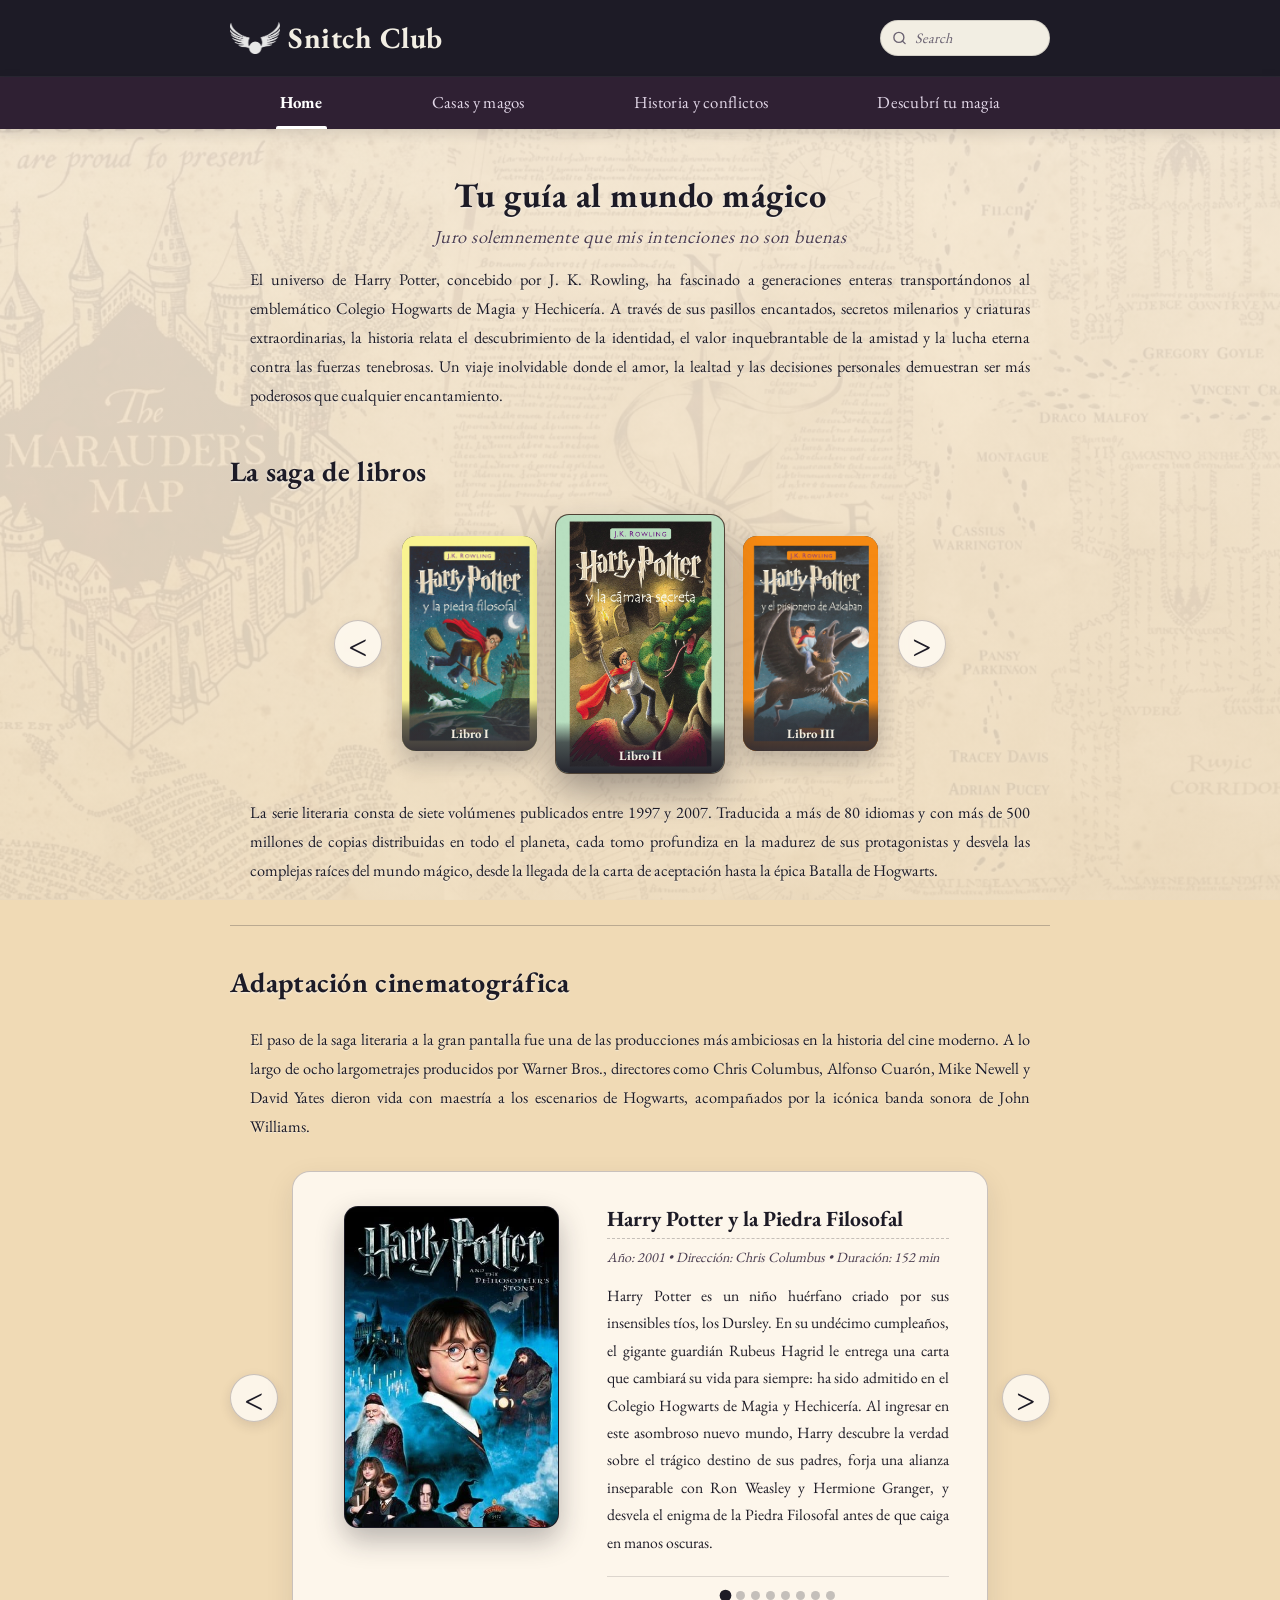
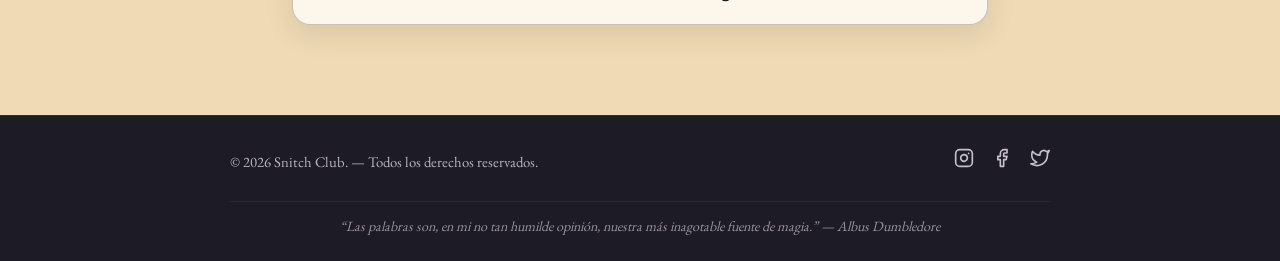
<file: HarryPotter/index.html>
<!doctype html>
<html lang="es">

<head>
    <meta charset="utf-8">
    <meta name="viewport" content="width=device-width, initial-scale=1">
    <title>Harry Potter y el Mundo Mágico</title>

    <!-- Google Fonts: Editorial Serif & Clean Sans -->
    <link rel="preconnect" href="https://fonts.googleapis.com">
    <link rel="preconnect" href="https://fonts.gstatic.com" crossorigin>
    <link
        href="https://fonts.googleapis.com/css2?family=Cinzel:wght@500;600;700&family=Playfair+Display:ital,wght@0,500;0,600;0,700;1,400;1,600&family=Plus+Jakarta+Sans:wght@400;500;600&display=swap"
        rel="stylesheet">

    <!-- Bootstrap 5 -->
    <link href="https://cdn.jsdelivr.net/npm/bootstrap@5.3.8/dist/css/bootstrap.min.css" rel="stylesheet"
        crossorigin="anonymous">

    <!-- Custom Wireframe Stylesheet -->
    <link rel="stylesheet" href="css/style.css">
</head>

<body>

    <!-- Header (Barra superior oscura con marca y buscador redondeado) -->
    <header class="wireframe-header">
        <div class="wireframe-header-inner">
            <a href="index.html" class="brand-name" title="Nombre web.">
                <img src="imgs/logo.png" alt="Snitch Club" width="50">
                <span>Snitch Club</span>
            </a>

            <div class="search-box-wrapper">
                <span class="search-icon">
                    <svg width="15" height="15" viewBox="0 0 24 24" fill="none" stroke="currentColor" stroke-width="2.2"
                        stroke-linecap="round" stroke-linejoin="round">
                        <circle cx="11" cy="11" r="8"></circle>
                        <line x1="21" y1="21" x2="16.65" y2="16.65"></line>
                    </svg>
                </span>
                <input type="search" class="search-input" id="searchInput" placeholder="Search"
                    aria-label="Buscar en la web">
            </div>
        </div>
    </header>

    <!-- Barra de Navegación (Segundo nivel con fondo berenjena oscuro y pestaña activa con subrayado) -->
    <nav class="wireframe-nav-bar" aria-label="Navegación principal">
        <div class="wireframe-nav-inner">
            <button class="nav-hamburger-btn" id="navHamburgerBtn" type="button" aria-label="Abrir menú de navegación"
                aria-expanded="false" aria-controls="navMenu">
                <span class="hamburger-title">Menú de Navegación</span>
                <span class="hamburger-icon" aria-hidden="true">
                    <span class="hamburger-bar"></span>
                    <span class="hamburger-bar"></span>
                    <span class="hamburger-bar"></span>
                </span>
            </button>

            <ul class="wireframe-nav-list" id="navMenu">
                <li class="wireframe-nav-item">
                    <a href="index.html" class="wireframe-nav-link active" aria-current="page">Home</a>
                </li>
                <li class="wireframe-nav-item">
                    <a href="html/casasymagos.html" class="wireframe-nav-link">Casas y magos</a>
                </li>
                <li class="wireframe-nav-item">
                    <a href="html/historiayconflictos.html" class="wireframe-nav-link">Historia y conflictos</a>
                </li>
                <li class="wireframe-nav-item">
                    <a href="html/descubritumagia.html" class="wireframe-nav-link">Descubrí tu magia</a>
                </li>
            </ul>
        </div>
    </nav>

    <!-- Contenido Principal con fondo pergamino -->
    <main class="wireframe-main-content">

        <!-- Sección: Introducción -->
        <section class="intro-section" aria-labelledby="intro-heading">
            <h1 class="intro-title" id="intro-heading">Tu guía al mundo mágico</h1>
            <h3 class="intro-subtitle">Juro solemnemente que mis intenciones no son buenas</h3>

            <p class="intro-paragraph">
                El universo de Harry Potter, concebido por J. K. Rowling, ha fascinado a generaciones enteras
                transportándonos al emblemático Colegio Hogwarts de Magia y Hechicería. A través de sus pasillos
                encantados, secretos milenarios y criaturas extraordinarias, la historia relata el descubrimiento de la
                identidad, el valor inquebrantable de la amistad y la lucha eterna contra las fuerzas tenebrosas. Un
                viaje inolvidable donde el amor, la lealtad y las decisiones personales demuestran ser más poderosos que
                cualquier encantamiento.
            </p>
        </section>

        <!-- Sección: La saga de libros -->
        <section class="books-section" aria-labelledby="books-heading">
            <h2 class="section-heading-books" id="books-heading">La saga de libros</h2>

            <!-- Carrusel de libros -->
            <div class="book-carousel-wrapper">
                <button class="carousel-nav-btn" id="bookPrevBtn" aria-label="Libro anterior"
                    title="Libro anterior">&#x3C;</button>

                <div class="books-display-row" id="booksRow">
                    <!-- Tarjeta lateral izquierda -->
                    <div class="book-card side-card" id="bookCardLeft" data-index="0"
                        title="Harry Potter y la Piedra Filosofal">
                        <img src="imgs/Harry Potter y la piedra filosofal.jpg" alt="Harry Potter y la Piedra Filosofal"
                            id="bookImgLeft">
                        <div class="book-card-badge" id="bookBadgeLeft">Libro I</div>
                    </div>

                    <!-- Tarjeta central destacada -->
                    <div class="book-card center-card" id="bookCardCenter" data-index="1"
                        title="Harry Potter y la Cámara Secreta">
                        <img src="imgs/Harry Potter y la camara de los secretos.jpg"
                            alt="Harry Potter y la Cámara Secreta" id="bookImgCenter">
                        <div class="book-card-badge" id="bookBadgeCenter">Libro II</div>
                    </div>

                    <!-- Tarjeta lateral derecha -->
                    <div class="book-card side-card" id="bookCardRight" data-index="2"
                        title="Harry Potter y el Prisionero de Azkaban">
                        <img src="imgs/Harry Potter y el prisionero de azkaban.jpg"
                            alt="Harry Potter y el Prisionero de Azkaban" id="bookImgRight">
                        <div class="book-card-badge" id="bookBadgeRight">Libro III</div>
                    </div>
                </div>

                <button class="carousel-nav-btn" id="bookNextBtn" aria-label="Siguiente libro"
                    title="Siguiente libro">&#x3E;</button>
            </div>

            <!-- Texto descriptivo de la saga de libros -->
            <p class="books-description-text">
                La serie literaria consta de siete volúmenes publicados entre 1997 y 2007. Traducida a más de 80 idiomas
                y con más de 500 millones de copias distribuidas en todo el planeta, cada tomo profundiza en la madurez
                de sus protagonistas y desvela las complejas raíces del mundo mágico, desde la llegada de la carta de
                aceptación hasta la épica Batalla de Hogwarts.
            </p>
        </section>

        <!-- Separador horizontal exactamente como en el wireframe -->
        <hr class="wireframe-divider">

        <!-- Sección: Adaptación Cinematográfica / Películas -->
        <section class="movies-section" aria-labelledby="movies-heading">
            <h2 class="section-heading-books" id="movies-heading">Adaptación cinematográfica</h2>
            <p class="movies-intro-text">
                El paso de la saga literaria a la gran pantalla fue una de las producciones más ambiciosas en la
                historia del cine moderno. A lo largo de ocho largometrajes producidos por Warner Bros., directores como
                Chris Columbus, Alfonso Cuarón, Mike Newell y David Yates dieron vida con maestría a los escenarios de
                Hogwarts, acompañados por la icónica banda sonora de John Williams.
            </p>

            <!-- Carrusel de películas con botones externos e internos para avanzar y retroceder -->
            <div class="movie-carousel-wrapper">
                <button class="carousel-nav-btn" id="movieOuterPrevBtn" aria-label="Película anterior"
                    title="Película anterior">&#x3C;</button>

                <!-- Tarjeta con bordes redondeados y dos columnas (Portada + Sinopsis) -->
                <div class="movie-showcase-box" id="movieBox">
                    <div class="movie-box-grid">
                        <!-- Columna izquierda: Portada de la película -->
                        <div class="movie-col-left">
                            <div class="movie-poster-card" id="moviePosterWrapper"
                                title="Clic para avanzar a la siguiente película">
                                <img src="imgs/hp1.webp" alt="Portada de la película" id="moviePosterImg">
                            </div>
                        </div>

                        <!-- Columna derecha: Sinopsis de la película -->
                        <div class="movie-col-right">
                            <div>
                                <h3 class="movie-title-header" id="movieTitle">Harry Potter y la Piedra Filosofal</h3>
                                <div class="movie-meta" id="movieMeta">Año: 2001 &bull; Dirección: Chris Columbus &bull;
                                    Duración: 152 min</div>
                                <div class="movie-synopsis-content" id="movieSynopsis">
                                    Harry Potter es un niño huérfano criado por sus insensibles tíos, los Dursley. En su
                                    undécimo cumpleaños, el gigante guardián Rubeus Hagrid le entrega una carta que
                                    cambiará su vida para siempre: ha sido admitido en el Colegio Hogwarts de Magia y
                                    Hechicería. Al ingresar en este asombroso nuevo mundo, Harry descubre la verdad
                                    sobre el trágico destino de sus padres, forja una alianza inseparable con Ron
                                    Weasley y Hermione Granger, y desvela el enigma de la Piedra Filosofal antes de que
                                    caiga en manos oscuras.
                                </div>
                            </div>

                            <!-- Barra interactiva del carrusel de películas -->
                            <div class="movie-controls-bar">
                                <div class="movie-indicators" id="movieIndicators" aria-label="Selector de película">
                                    <!-- Generados dinámicamente -->
                                </div>
                            </div>
                        </div>
                    </div>
                </div>

                <button class="carousel-nav-btn" id="movieOuterNextBtn" aria-label="Siguiente película"
                    title="Siguiente película">&#x3E;</button>
            </div>

    </main>

    <!-- Footer a tono con la paleta oscura de la cabecera -->
    <footer class="wireframe-footer">
        <div class="wireframe-footer-inner">
            <p class="footer-copy">&copy; 2026 Snitch Club. &mdash;
                Todos los derechos reservados.
            </p>

            <ul class="footer-social-links" aria-label="Redes sociales">
                <li>
                    <a href="https://www.instagram.com/harrypotter/?hl=es" class="footer-social-link" title="Instagram"
                        aria-label="Instagram" target="_blank">
                        <svg width="20" height="20" viewBox="0 0 24 24" fill="none" stroke="currentColor"
                            stroke-width="2" stroke-linecap="round" stroke-linejoin="round">
                            <rect x="2" y="2" width="20" height="20" rx="5" ry="5"></rect>
                            <path d="M16 11.37A4 4 0 1 1 12.63 8 4 4 0 0 1 16 11.37z"></path>
                            <line x1="17.5" y1="6.5" x2="17.51" y2="6.5"></line>
                        </svg>
                    </a>
                </li>
                <li>
                    <a href="https://www.facebook.com/harrypotter/?locale=es_LA" class="footer-social-link"
                        title="Facebook" aria-label="Facebook" target="_blank">
                        <svg width="20" height="20" viewBox="0 0 24 24" fill="none" stroke="currentColor"
                            stroke-width="2" stroke-linecap="round" stroke-linejoin="round">
                            <path d="M18 2h-3a5 5 0 0 0-5 5v3H7v4h3v8h4v-8h3l1-4h-4V7a1 1 0 0 1 1-1h3z"></path>
                        </svg>
                    </a>
                </li>
                <li>
                    <a href="https://x.com/harrypotter" class="footer-social-link" title="X" aria-label="X"
                        target="_blank">
                        <svg width="20" height="20" viewBox="0 0 24 24" fill="none" stroke="currentColor"
                            stroke-width="2" stroke-linecap="round" stroke-linejoin="round">
                            <path
                                d="M23 3a10.9 10.9 0 0 1-3.14 1.53 4.48 4.48 0 0 0-7.86 3v1A10.66 10.66 0 0 1 3 4s-4 9 5 13a11.64 11.64 0 0 1-7 2c9 5 20 0 20-11.5a4.5 4.5 0 0 0-.08-.83A7.72 7.72 0 0 0 23 3z">
                            </path>
                        </svg>
                    </a>
                </li>
            </ul>

            <div class="footer-quote">
                &ldquo;Las palabras son, en mi no tan humilde opinión, nuestra más inagotable fuente de magia.&rdquo;
                &mdash; Albus Dumbledore
            </div>
        </div>
    </footer>

    <!-- Bootstrap Bundle -->
    <script src="https://cdn.jsdelivr.net/npm/bootstrap@5.3.8/dist/js/bootstrap.bundle.min.js"
        crossorigin="anonymous"></script>

    <!-- JavaScript Interactivo para Carruseles y Wireframe UX -->
    <script>
        // Datos de los 7 libros de la saga
        const booksData = [
            {
                title: "Harry Potter y la Piedra Filosofal",
                badge: "Libro I",
                year: "1997",
                img: "imgs/Harry Potter y la piedra filosofal.jpg"
            },
            {
                title: "Harry Potter y la Cámara Secreta",
                badge: "Libro II",
                year: "1998",
                img: "imgs/Harry Potter y la camara de los secretos.jpg"
            },
            {
                title: "Harry Potter y el Prisionero de Azkaban",
                badge: "Libro III",
                year: "1999",
                img: "imgs/Harry Potter y el prisionero de azkaban.jpg"
            },
            {
                title: "Harry Potter y el Cáliz de Fuego",
                badge: "Libro IV",
                year: "2000",
                img: "imgs/Harry Potter y el caliz de fuego.jpg"
            },
            {
                title: "Harry Potter y la Orden del Fénix",
                badge: "Libro V",
                year: "2003",
                img: "imgs/Harry Potter y la orden del fenix.jpg"
            },
            {
                title: "Harry Potter y el Misterio del Príncipe",
                badge: "Libro VI",
                year: "2005",
                img: "imgs/Harry Potter y el misterio del principe.jpg"
            },
            {
                title: "Harry Potter y las Reliquias de la Muerte",
                badge: "Libro VII",
                year: "2007",
                img: "imgs/Harry Potter y las reliquias de la muerte.jpg"
            }
        ];

        let currentBookCenterIndex = 1;

        function updateBookCarousel() {
            const total = booksData.length;
            const leftIdx = (currentBookCenterIndex - 1 + total) % total;
            const centerIdx = currentBookCenterIndex;
            const rightIdx = (currentBookCenterIndex + 1) % total;

            const cardLeft = document.getElementById("bookCardLeft");
            const cardCenter = document.getElementById("bookCardCenter");
            const cardRight = document.getElementById("bookCardRight");

            const imgLeft = document.getElementById("bookImgLeft");
            const badgeLeft = document.getElementById("bookBadgeLeft");
            const imgCenter = document.getElementById("bookImgCenter");
            const badgeCenter = document.getElementById("bookBadgeCenter");
            const imgRight = document.getElementById("bookImgRight");
            const badgeRight = document.getElementById("bookBadgeRight");

            if (cardLeft) {
                cardLeft.dataset.index = leftIdx;
                cardLeft.title = booksData[leftIdx].title;
            }
            if (cardCenter) {
                cardCenter.dataset.index = centerIdx;
                cardCenter.title = booksData[centerIdx].title;
            }
            if (cardRight) {
                cardRight.dataset.index = rightIdx;
                cardRight.title = booksData[rightIdx].title;
            }

            if (imgLeft) {
                imgLeft.src = booksData[leftIdx].img;
                imgLeft.alt = booksData[leftIdx].title;
                badgeLeft.textContent = booksData[leftIdx].badge;
            }
            if (imgCenter) {
                imgCenter.src = booksData[centerIdx].img;
                imgCenter.alt = booksData[centerIdx].title;
                badgeCenter.textContent = booksData[centerIdx].badge;
            }
            if (imgRight) {
                imgRight.src = booksData[rightIdx].img;
                imgRight.alt = booksData[rightIdx].title;
                badgeRight.textContent = booksData[rightIdx].badge;
            }
        }

        document.getElementById("bookPrevBtn")?.addEventListener("click", () => {
            currentBookCenterIndex = (currentBookCenterIndex - 1 + booksData.length) % booksData.length;
            updateBookCarousel();
        });

        document.getElementById("bookNextBtn")?.addEventListener("click", () => {
            currentBookCenterIndex = (currentBookCenterIndex + 1) % booksData.length;
            updateBookCarousel();
        });

        document.getElementById("bookCardLeft")?.addEventListener("click", () => {
            currentBookCenterIndex = (currentBookCenterIndex - 1 + booksData.length) % booksData.length;
            updateBookCarousel();
        });

        document.getElementById("bookCardRight")?.addEventListener("click", () => {
            currentBookCenterIndex = (currentBookCenterIndex + 1) % booksData.length;
            updateBookCarousel();
        });

        // Datos de las 8 películas de la saga con sus imágenes correspondientes (hp1 a hp8)
        const moviesData = [
            {
                title: "Harry Potter y la Piedra Filosofal",
                meta: "Película 1 de 8 • Año: 2001 • Dirección: Chris Columbus • Duración: 152 min",
                img: "imgs/hp1.webp",
                synopsis: "Harry Potter es un niño huérfano criado por sus insensibles tíos, los Dursley. En su undécimo cumpleaños, el gigante guardián Rubeus Hagrid le entrega una carta que cambiará su vida para siempre: ha sido admitido en el Colegio Hogwarts de Magia y Hechicería. Al ingresar en este asombroso nuevo mundo, Harry descubre la verdad sobre el trágico destino de sus padres, forja una alianza inseparable con Ron Weasley y Hermione Granger, y desvela el enigma de la Piedra Filosofal antes de que caiga en manos oscuras."
            },
            {
                title: "Harry Potter y la Cámara Secreta",
                meta: "Película 2 de 8 • Año: 2002 • Dirección: Chris Columbus • Duración: 161 min",
                img: "imgs/hp2.webp",
                synopsis: "En su segundo año escolar en Hogwarts, misteriosos ataques petrifican a varios alumnos hijos de muggles. Rumores ancestrales despiertan sobre el heredero de Salazar Slytherin y una temible cámara oculta bajo el castillo. Con la ayuda del diario encantado de Tom Riddle, Harry y sus amigos deberán descubrir la bestia que acecha en las sombras."
            },
            {
                title: "Harry Potter y el Prisionero de Azkaban",
                meta: "Película 3 de 8 • Año: 2004 • Dirección: Alfonso Cuarón • Duración: 142 min",
                img: "imgs/hp3.webp",
                synopsis: "El peligroso convicto Sirius Black escapa de la impenetrable prisión mágica de Azkaban, aparentemente tras el rastro de Harry. Mientras los aterradores Dementores custodian Hogwarts, Harry aprende a dominar el encantamiento Patronus con el profesor Lupin y descubre la verdad oculta sobre la traición que condenó a sus padres."
            },
            {
                title: "Harry Potter y el Cáliz de Fuego",
                meta: "Película 4 de 8 • Año: 2005 • Dirección: Mike Newell • Duración: 157 min",
                img: "imgs/hp4.webp",
                synopsis: "Hogwarts es la sede del legendario Torneo de los Tres Magos. Misteriosamente, el Cáliz de Fuego escoge a Harry como un inesperado cuarto competidor. Entre dragones feroces, pruebas acuáticas y un laberinto encantado, una conspiración en las sombras conduce al inevitable y temido renacimiento de Lord Voldemort."
            },
            {
                title: "Harry Potter y la Orden del Fénix",
                meta: "Película 5 de 8 • Año: 2007 • Dirección: David Yates • Duración: 138 min",
                img: "imgs/hp5.webp",
                synopsis: "Con el Ministerio de Magia negando el regreso del Señor Tenebroso, Dolores Umbridge asume el control tiránico de Hogwarts. Harry, Ron y Hermione forman el 'Ejército de Dumbledore' para enseñar a sus compañeros a defenderse, culminando en un duelo desgarrador en el Departamento de Misterios."
            },
            {
                title: "Harry Potter y el Misterio del Príncipe",
                meta: "Película 6 de 8 • Año: 2009 • Dirección: David Yates • Duración: 153 min",
                img: "imgs/hp6.webp",
                synopsis: "Dumbledore prepara a Harry para la batalla definitiva explorando los recuerdos más oscuros de la juventud de Voldemort y el secreto de los Horrocruxes. Con un misterioso libro de pociones perteneciente al Príncipe Mestizo, Harry desentraña los secretos que culminarán en una dolorosa pérdida para el mundo mágico."
            },
            {
                title: "Harry Potter y las Reliquias de la Muerte: Parte 1",
                meta: "Película 7 de 8 • Año: 2010 • Dirección: David Yates • Duración: 146 min",
                img: "imgs/hp7.webp",
                synopsis: "En la clandestinidad y fuera de la protección de Hogwarts, Harry, Hermione y Ron emprenden la peligrosa misión de localizar y destruir los Horrocruxes que sostienen la inmortalidad de Voldemort. Perseguidos por carroñeros y mortífagos, descubren la milenaria leyenda de las tres Reliquias de la Muerte."
            },
            {
                title: "Harry Potter y las Reliquias de la Muerte: Parte 2",
                meta: "Película 8 de 8 • Año: 2011 • Dirección: David Yates • Duración: 130 min",
                img: "imgs/hp8.webp",
                synopsis: "En la apoteósica conclusión, la búsqueda de los últimos Horrocruxes conduce a los héroes de regreso a Hogwarts. Amigos, profesores y aliados se reúnen para librar la histórica Batalla de Hogwarts, donde Harry y Lord Voldemort se enfrentan en la batalla definitiva por el destino del mundo entero."
            }
        ];

        let currentMovieIndex = 0;

        function renderMovieIndicators() {
            const container = document.getElementById("movieIndicators");
            if (!container) return;
            container.innerHTML = "";
            moviesData.forEach((movie, idx) => {
                const dot = document.createElement("span");
                dot.className = `indicator-dot ${idx === currentMovieIndex ? 'active' : ''}`;
                dot.title = `Película ${idx + 1}: ${movie.title}`;
                dot.setAttribute("role", "button");
                dot.setAttribute("aria-label", `Ir a ${movie.title}`);
                dot.addEventListener("click", () => {
                    if (currentMovieIndex !== idx) {
                        currentMovieIndex = idx;
                        updateMovieShowcase();
                    }
                });
                container.appendChild(dot);
            });
        }

        function updateMovieShowcase() {
            const movie = moviesData[currentMovieIndex];
            const titleEl = document.getElementById("movieTitle");
            const metaEl = document.getElementById("movieMeta");
            const synEl = document.getElementById("movieSynopsis");
            const posterEl = document.getElementById("moviePosterImg");
            const counterEl = document.getElementById("movieCounter");

            if (titleEl) titleEl.textContent = movie.title;
            if (metaEl) metaEl.textContent = movie.meta;
            if (synEl) synEl.textContent = movie.synopsis;
            if (counterEl) counterEl.textContent = `${currentMovieIndex + 1} / ${moviesData.length}`;

            if (posterEl) {
                posterEl.classList.add("fade-out");
                setTimeout(() => {
                    posterEl.src = movie.img;
                    posterEl.alt = movie.title;
                    posterEl.classList.remove("fade-out");
                }, 180);
            }

            renderMovieIndicators();
        }

        function moviePrev() {
            currentMovieIndex = (currentMovieIndex - 1 + moviesData.length) % moviesData.length;
            updateMovieShowcase();
        }

        function movieNext() {
            currentMovieIndex = (currentMovieIndex + 1) % moviesData.length;
            updateMovieShowcase();
        }

        // Event listeners para avanzar y retroceder películas (botones externos y clic en portada)
        document.getElementById("movieOuterPrevBtn")?.addEventListener("click", moviePrev);
        document.getElementById("movieOuterNextBtn")?.addEventListener("click", movieNext);
        document.getElementById("moviePosterWrapper")?.addEventListener("click", movieNext);

        // Soporte para navegar con teclado (teclas flecha izquierda y derecha)
        document.addEventListener("keydown", (e) => {
            // Evitar interferir si el usuario está escribiendo en el buscador
            if (document.activeElement === document.getElementById("searchInput")) return;
            if (e.key === "ArrowLeft") {
                moviePrev();
            } else if (e.key === "ArrowRight") {
                movieNext();
            }
        });

        // Inicialización
        renderMovieIndicators();
        updateBookCarousel();

        // Búsqueda interactiva básica
        const searchInput = document.getElementById("searchInput");
        searchInput?.addEventListener("keydown", (e) => {
            if (e.key === "Enter") {
                const query = searchInput.value.trim().toLowerCase();
                if (query) {
                    alert(`Buscando "${query}" en el archivo del Mundo Mágico...`);
                }
            }
        });
    </script>
    <script src="js/nav.js"></script>
</body>

</html>
</file>
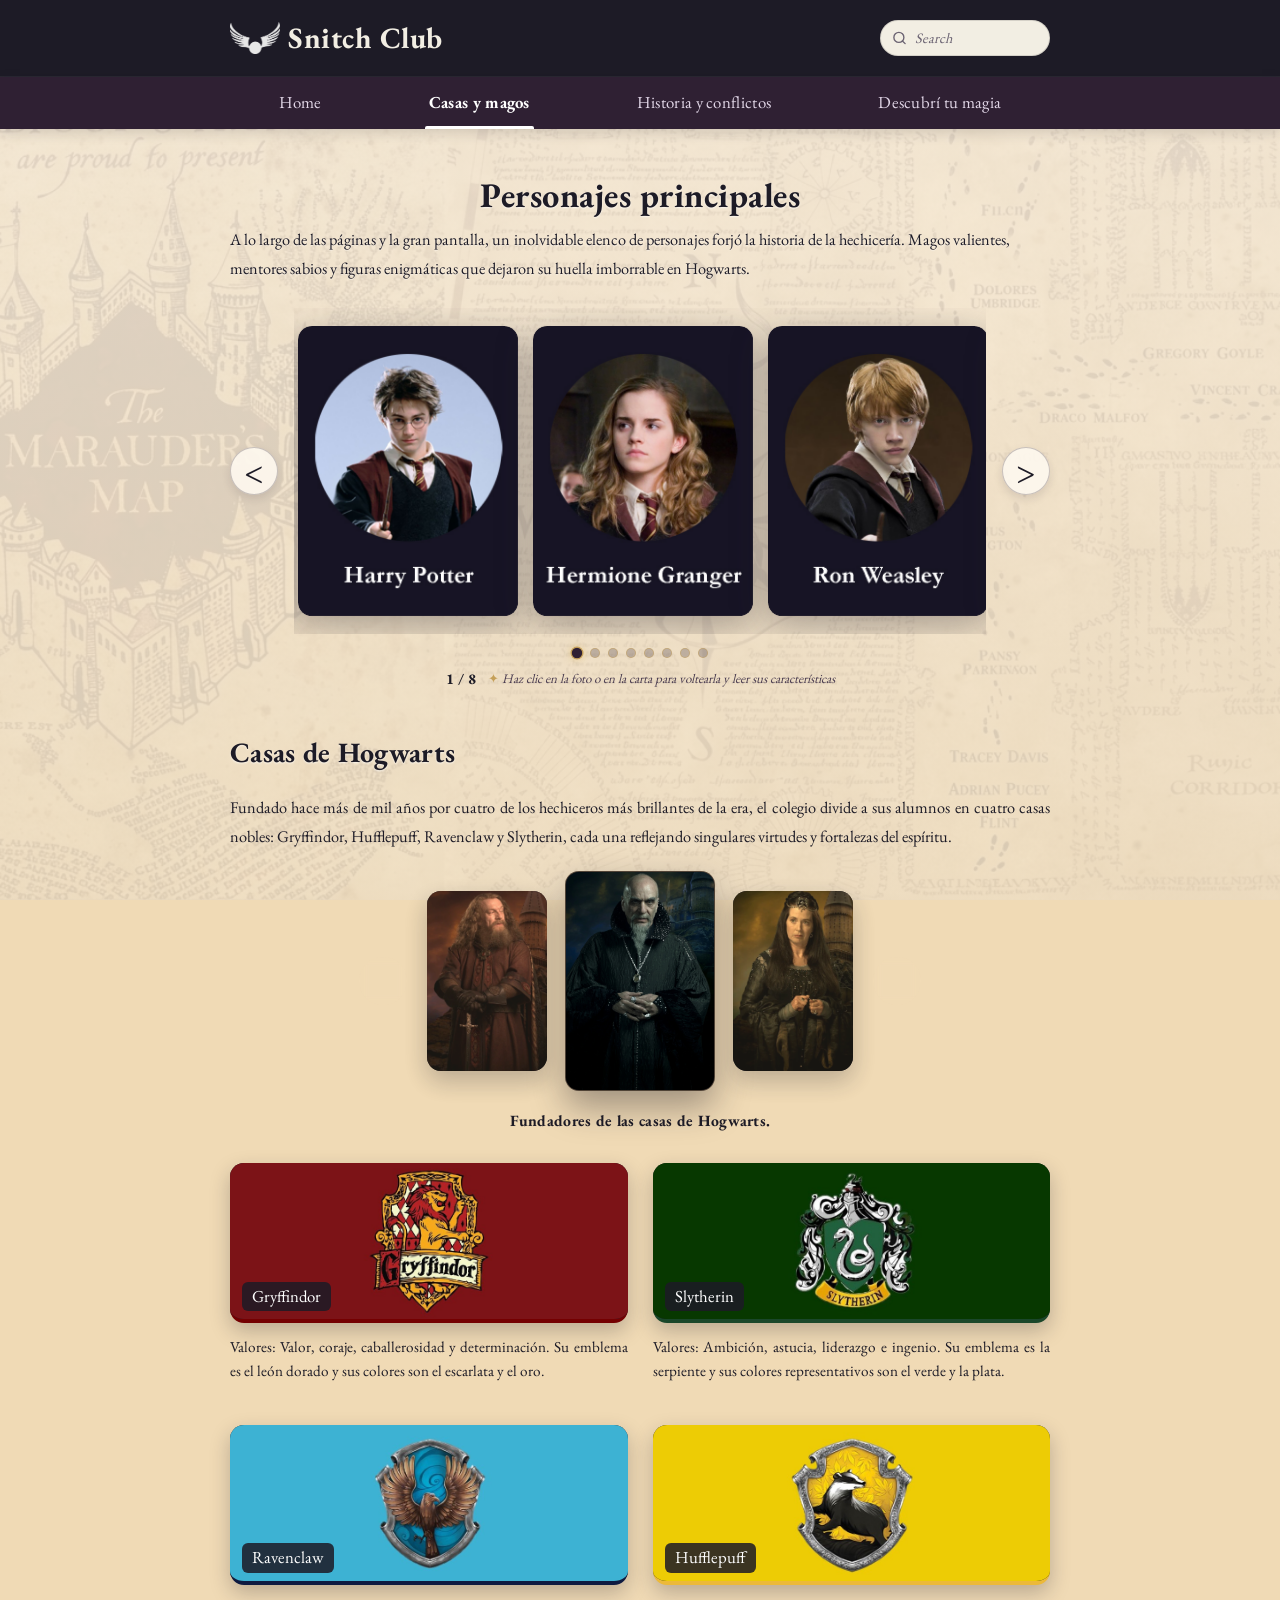
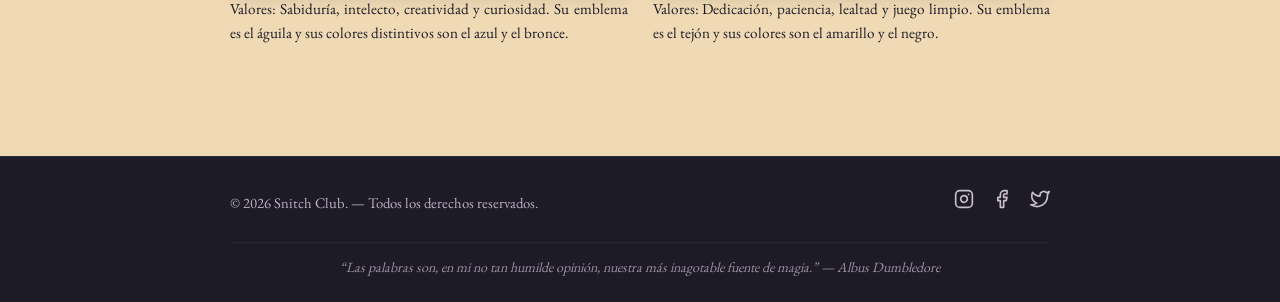
<file: HarryPotter/html/casasymagos.html>
<!doctype html>
<html lang="es">
<head>
    <meta charset="utf-8">
    <meta name="viewport" content="width=device-width, initial-scale=1">
    <title>Casas y magos</title>

    <link rel="preconnect" href="https://fonts.googleapis.com">
    <link rel="preconnect" href="https://fonts.gstatic.com" crossorigin>
    <link href="https://fonts.googleapis.com/css2?family=Cinzel:wght@500;600;700&family=Playfair+Display:ital,wght@0,500;0,600;0,700;1,400;1,600&family=Plus+Jakarta+Sans:wght@400;500;600&display=swap" rel="stylesheet">
    <link href="https://cdn.jsdelivr.net/npm/bootstrap@5.3.8/dist/css/bootstrap.min.css" rel="stylesheet" crossorigin="anonymous">
    <link rel="stylesheet" href="../css/style.css">

    <style>
        /* ==========================================================================
           Cromos de Ranas de Chocolate / Carrusel de Personajes
           ========================================================================== */
        .frog-carousel-section {
            margin: 25px 0 10px 0;
            display: flex;
            flex-direction: column;
            align-items: center;
        }

        .frog-carousel-container {
            display: flex;
            align-items: center;
            justify-content: center;
            gap: 16px;
            width: 100%;
            position: relative;
        }

        .frog-nav-btn {
            background-color: rgba(253, 248, 238, 0.92);
            border: 1px solid rgba(47, 32, 51, 0.25);
            font-family: var(--font-serif);
            font-size: 2.2rem;
            line-height: 1;
            color: var(--color-ink-dark);
            cursor: pointer;
            width: 48px;
            height: 48px;
            border-radius: 50%;
            transition: all 0.25s ease;
            user-select: none;
            display: flex;
            align-items: center;
            justify-content: center;
            flex-shrink: 0;
            box-shadow: 0 4px 10px rgba(29, 27, 38, 0.12);
        }

        .frog-nav-btn:hover {
            color: #DFBA6E;
            background-color: var(--color-nav-bg);
            border-color: var(--color-gold);
            transform: scale(1.12);
            box-shadow: 0 6px 15px rgba(29, 27, 38, 0.25);
        }

        .frog-nav-btn:active {
            transform: scale(0.94);
        }

        .frog-carousel-viewport {
            overflow: hidden;
            width: 100%;
            max-width: 698px;
            padding: 18px 4px;
            box-sizing: border-box;
            outline: none;
        }

        .frog-carousel-track {
            display: flex;
            gap: 15px;
            transition: transform 0.45s cubic-bezier(0.25, 1, 0.5, 1);
            will-change: transform;
            align-items: center;
        }

        /* Escena 3D de cada carta pentagonal */
        .frog-card-scene {
            flex: 0 0 220px;
            width: 220px;
            height: 290px;
            perspective: 1200px;
            filter: drop-shadow(0 10px 18px rgba(29, 27, 38, 0.35));
            transition: filter 0.35s ease, transform 0.35s ease;
            box-sizing: border-box;
        }

        .frog-card-scene:hover {
            filter: drop-shadow(0 14px 24px rgba(29, 27, 38, 0.48)) drop-shadow(0 0 10px rgba(223, 186, 110, 0.35));
        }

        /* Tarjeta volteable en 3D */
        .frog-card {
            position: relative;
            width: 100%;
            height: 100%;
            transform-style: preserve-3d;
            transition: transform 0.7s cubic-bezier(0.34, 1.25, 0.64, 1);
            cursor: pointer;
            outline: none;
            user-select: none;
        }

        .frog-card.is-flipped {
            transform: rotateY(180deg);
        }

        /* Caras de la carta (Forma pentagonal de rana de chocolate) */
        .frog-card-face {
            position: absolute;
            inset: 0;
            width: 100%;
            height: 100%;
            backface-visibility: hidden;
            -webkit-backface-visibility: hidden;
            clip-path: polygon(50% 0%, 100% 38%, 82% 100%, 18% 100%, 0% 38%);
            background: linear-gradient(145deg, #FFE89E 0%, #C5A059 35%, #7D5B18 70%, #DFBA6E 100%);
            padding: 4px;
            box-sizing: border-box;
        }

        .frog-card-inner-frame {
            width: 100%;
            height: 100%;
            clip-path: polygon(50% 0%, 100% 38%, 82% 100%, 18% 100%, 0% 38%);
            background: radial-gradient(circle at 50% 30%, #2A2238 0%, #171424 75%, #0F0D17 100%);
            display: flex;
            flex-direction: column;
            align-items: center;
            justify-content: flex-start;
            padding: 22px 14px 10px 14px;
            color: var(--color-ink-light);
            text-align: center;
            box-sizing: border-box;
            position: relative;
        }

        /* Cara Frontal (Foto del Personaje) */
        .frog-card-front {
            transform: rotateY(0deg) translateZ(1px);
        }

        .frog-card-top-ornament {
            display: flex;
            align-items: center;
            justify-content: center;
            gap: 5px;
            margin-bottom: 2px;
        }

        .frog-card-series {
            font-family: var(--font-serif);
            font-size: 0.58rem;
            letter-spacing: 1.2px;
            font-weight: 700;
            color: #DFBA6E;
            text-transform: uppercase;
        }

        .frog-star {
            color: #FFDF79;
            font-size: 0.58rem;
        }

        /* Foto dentro de la forma de carta */
        .frog-card-photo {
            width: 104px;
            height: 104px;
            border-radius: 50%;
            border: 3px solid #DFBA6E;
            box-shadow: inset 0 0 18px rgba(0, 0, 0, 0.75), 0 5px 14px rgba(0, 0, 0, 0.45);
            margin: 4px auto 6px auto;
            position: relative;
            overflow: hidden;
            background: linear-gradient(140deg, #372B47 0%, #1C1527 100%);
            display: flex;
            align-items: center;
            justify-content: center;
            cursor: pointer;
            transition: all 0.3s cubic-bezier(0.25, 1, 0.5, 1);
        }

        .frog-card:hover .frog-card-photo {
            border-color: #FFE699;
            transform: scale(1.05);
            box-shadow: inset 0 0 20px rgba(0, 0, 0, 0.8), 0 0 14px rgba(223, 186, 110, 0.5);
        }

        .frog-photo-art {
            width: 100%;
            height: 100%;
            display: flex;
            align-items: center;
            justify-content: center;
            color: #DFBA6E;
        }

        .frog-photo-art svg {
            width: 66px;
            height: 66px;
            filter: drop-shadow(0 2px 6px rgba(0, 0, 0, 0.6));
            transition: transform 0.3s ease;
        }

        .frog-card:hover .frog-photo-art svg {
            transform: scale(1.08);
        }

        .frog-card-photo img,
        .frog-photo-img {
            width: 100%;
            height: 100%;
            object-fit: cover;
            display: block;
            border-radius: 50%;
            transition: transform 0.35s ease;
        }

        .frog-card:hover .frog-card-photo img,
        .frog-card:hover .frog-photo-img {
            transform: scale(1.08);
        }

        .frog-card-direct-img {
            width: 100%;
            height: 100%;
            object-fit: cover;
            display: block;
            border-radius: 14px;
            transition: transform 0.35s ease;
        }

        .frog-card:hover .frog-card-direct-img {
            transform: scale(1.04);
        }

        .frog-photo-overlay {
            position: absolute;
            bottom: 0;
            left: 0;
            right: 0;
            background: linear-gradient(to top, rgba(15, 13, 23, 0.94) 0%, rgba(15, 13, 23, 0) 100%);
            padding: 4px 0 2px 0;
            display: flex;
            justify-content: center;
            align-items: center;
        }

        .frog-flip-hint {
            font-size: 0.54rem;
            color: #FFE699;
            font-weight: 600;
            letter-spacing: 0.4px;
            text-transform: uppercase;
        }

        .frog-character-name {
            font-family: var(--font-serif);
            font-size: 0.88rem;
            font-weight: 700;
            color: #FFFFFF;
            margin: 2px 0 3px 0;
            line-height: 1.15;
            letter-spacing: 0.3px;
            text-shadow: 0 2px 4px rgba(0, 0, 0, 0.6);
            white-space: nowrap;
            max-width: 90%;
            overflow: hidden;
            text-overflow: ellipsis;
        }

        .frog-house-badge {
            display: inline-block;
            font-size: 0.54rem;
            font-weight: 600;
            letter-spacing: 0.6px;
            text-transform: uppercase;
            padding: 1px 7px;
            border-radius: 12px;
            margin-bottom: 2px;
        }

        .frog-click-prompt {
            font-size: 0.54rem;
            color: #C5A059;
            letter-spacing: 0.3px;
            opacity: 0.9;
            transition: color 0.2s ease;
        }

        .frog-card:hover .frog-click-prompt {
            color: #FFE699;
        }

        /* Colores temáticos de casas */
        .house-gryffindor {
            background-color: rgba(116, 0, 1, 0.32);
            color: #F8B838;
            border: 1px solid rgba(248, 184, 56, 0.45);
        }

        .house-slytherin {
            background-color: rgba(26, 71, 42, 0.35);
            color: #74D892;
            border: 1px solid rgba(116, 216, 146, 0.45);
        }

        .house-ravenclaw {
            background-color: rgba(14, 26, 64, 0.38);
            color: #92B5F8;
            border: 1px solid rgba(146, 181, 248, 0.45);
        }

        .house-hufflepuff {
            background-color: rgba(236, 185, 57, 0.25);
            color: #FFDE7A;
            border: 1px solid rgba(255, 222, 122, 0.45);
        }

        /* Cara Trasera (Características y Datos del Personaje) */
        .frog-card-back {
            transform: rotateY(180deg) translateZ(1px);
            background: linear-gradient(145deg, #FFE89E 0%, #DFBA6E 35%, #8B651B 70%, #C5A059 100%);
        }

        .frog-card-inner-frame.back-frame {
            background: radial-gradient(circle at 50% 40%, #241D30 0%, #171322 75%, #0E0C15 100%);
            padding: 8px 6px 4px 6px;
            justify-content: space-between;
        }

        .frog-back-header {
            display: flex;
            align-items: center;
            justify-content: center;
            gap: 4px;
            margin-top: 1px;
        }

        .frog-character-name-back {
            font-family: var(--font-serif);
            font-size: 0.84rem;
            font-weight: 700;
            color: #FFDF79;
            margin: 0;
            line-height: 1.15;
            letter-spacing: 0.3px;
            white-space: nowrap;
            max-width: 92%;
            overflow: hidden;
            text-overflow: ellipsis;
        }

        .frog-character-title {
            font-size: 0.56rem;
            color: #DFBA6E;
            font-style: italic;
            margin: 0 0 1px 0;
            line-height: 1.15;
        }

        .frog-card-divider {
            width: 70%;
            height: 1px;
            background: linear-gradient(to right, transparent, rgba(223, 186, 110, 0.6), transparent);
            margin: 1px auto;
        }

        .frog-character-desc {
            font-size: 0.56rem;
            line-height: 1.3;
            color: #EAE3D2;
            text-align: center;
            
            padding: 0 4px;
            font-family: var(--font-sans);
            max-width: 195px;
        }

        .frog-character-traits {
            background: rgba(0, 0, 0, 0.4);
            border-radius: 6px;
            border: 1px solid rgba(197, 160, 89, 0.3);
            padding: 3px 6px;
            margin: 2px auto;
            font-size: 0.53rem;
            line-height: 1.25;
            text-align: left;
            width: 100%;
            max-width: 185px;
            box-sizing: border-box;
        }

        .frog-trait-item {
            color: #D3C9B8;
        }

        .frog-trait-item strong {
            color: #DFBA6E;
        }

        .frog-back-footer {
            margin-bottom: 2px;
        }

        .frog-flip-return-hint {
            font-size: 0.52rem;
            color: #DFBA6E;
            letter-spacing: 0.3px;
            text-transform: uppercase;
            font-weight: 600;
            opacity: 0.9;
        }

        .frog-card:hover .frog-flip-return-hint {
            color: #FFE699;
            text-decoration: underline;
        }

        /* Controles, Indicadores y Contador */
        .frog-carousel-controls {
            display: flex;
            flex-direction: column;
            align-items: center;
            gap: 10px;
            margin-top: 14px;
        }

        .frog-carousel-indicators {
            display: flex;
            align-items: center;
            justify-content: center;
            gap: 8px;
        }

        .frog-dot {
            width: 10px;
            height: 10px;
            border-radius: 50%;
            background-color: rgba(47, 32, 51, 0.25);
            border: 1px solid rgba(197, 160, 89, 0.5);
            cursor: pointer;
            padding: 0;
            transition: all 0.25s ease;
        }

        .frog-dot:hover {
            background-color: var(--color-gold);
            transform: scale(1.2);
        }

        .frog-dot.active {
            background-color: var(--color-nav-bg);
            border-color: var(--color-gold);
            transform: scale(1.3);
            box-shadow: 0 0 6px rgba(223, 186, 110, 0.6);
        }

        .frog-carousel-meta {
            display: flex;
            align-items: center;
            gap: 12px;
            font-size: 0.85rem;
            color: var(--color-ink-muted);
        }

        .frog-counter {
            font-weight: 700;
            color: var(--color-ink-dark);
            font-family: var(--font-serif);
            font-size: 0.95rem;
        }

        .frog-hint-text {
            font-size: 0.82rem;
            color: var(--color-ink-muted);
            font-style: italic;
        }

        .frog-hint-icon {
            color: var(--color-gold);
            font-style: normal;
        }

        /* Responsive */
        @media (max-width: 840px) {
            .frog-carousel-viewport {
                max-width: 465px; /* 2 cartas en tablets intermedias */
            }
        }

        @media (max-width: 600px) {
            .frog-carousel-viewport {
                max-width: 230px; /* 1 carta en móviles */
            }
            .frog-nav-btn {
                width: 42px;
                height: 42px;
                font-size: 1.8rem;
            }
            .frog-hint-text {
                font-size: 0.76rem;
                text-align: center;
            }
        }
        .houses-grid {
            display: grid;
            grid-template-columns: repeat(2, 1fr);
            gap: 25px;
            margin-top: 30px;
        }
        .house-item {
            display: flex;
            flex-direction: column;
            gap: 12px;
        }
        .house-card-box {
            background-color: var(--color-card-dark);
            border-radius: 14px;
            height: 160px;
            width: 100%;
            display: flex;
            align-items: center;
            justify-content: center;
            color: var(--color-ink-light);
            font-family: var(--font-serif);
            font-size: 1.25rem;
            box-shadow: 0 8px 20px rgba(29, 27, 38, 0.25);
        }
    </style>
</head>
<body>

    <!-- Header -->
    <header class="wireframe-header">
        <div class="wireframe-header-inner">
            <a href="../index.html" class="brand-name">
                 <img src="../imgs/logo.png" alt="Snitch Club" width="50">
                <span>Snitch Club</span>
            </a>
            <div class="search-box-wrapper">
                <span class="search-icon">
                    <svg width="15" height="15" viewBox="0 0 24 24" fill="none" stroke="currentColor" stroke-width="2.2" stroke-linecap="round" stroke-linejoin="round">
                        <circle cx="11" cy="11" r="8"></circle>
                        <line x1="21" y1="21" x2="16.65" y2="16.65"></line>
                    </svg>
                </span>
                <input type="search" class="search-input" placeholder="Search" aria-label="Buscar">
            </div>
        </div>
    </header>

    <!-- Barra de Navegación -->
    <nav class="wireframe-nav-bar" aria-label="Navegación principal">
        <div class="wireframe-nav-inner">
            <button class="nav-hamburger-btn" id="navHamburgerBtn" type="button" aria-label="Abrir menú de navegación" aria-expanded="false" aria-controls="navMenu">
                <span class="hamburger-title">Menú de Navegación</span>
                <span class="hamburger-icon" aria-hidden="true">
                    <span class="hamburger-bar"></span>
                    <span class="hamburger-bar"></span>
                    <span class="hamburger-bar"></span>
                </span>
            </button>

            <ul class="wireframe-nav-list" id="navMenu">
                <li class="wireframe-nav-item">
                    <a href="../index.html" class="wireframe-nav-link">Home</a>
                </li>
                <li class="wireframe-nav-item">
                    <a href="casasymagos.html" class="wireframe-nav-link active" aria-current="page">Casas y magos</a>
                </li>
                <li class="wireframe-nav-item">
                    <a href="historiayconflictos.html" class="wireframe-nav-link">Historia y conflictos</a>
                </li>
                <li class="wireframe-nav-item">
                    <a href="descubritumagia.html" class="wireframe-nav-link">Descubrí tu magia</a>
                </li>
            </ul>
        </div>
    </nav>

    <!-- Contenido -->
    <main class="wireframe-main-content">
        <!-- Personajes principales -->
        <section class="intro-section" style="text-align: center;">
            <h1 class="intro-title" style="text-align: center;">Personajes principales
                
            </h1>
            <p class="intro-paragraph" style="text-align: justify; margin: 0;">
                A lo largo de las páginas y la gran pantalla, un inolvidable elenco de personajes forjó la historia de la hechicería. Magos valientes, mentores sabios y figuras enigmáticas que dejaron su huella imborrable en Hogwarts.
            </p>

            <!-- Carrusel de figuras pentagonales (Cromos de Magos / Ranas de Chocolate) -->
            <div class="frog-carousel-section">
                <div class="frog-carousel-container" aria-label="Carrusel de personajes de Harry Potter">
                    <button class="frog-nav-btn" id="frogPrevBtn" type="button" aria-label="Personaje anterior" title="Personaje anterior">&#x3C;</button>
                    
                    <div class="frog-carousel-viewport" id="frogCarouselViewport" tabindex="0" aria-label="Visualizador de cartas de magos">
                        <div class="frog-carousel-track" id="frogCarouselTrack">
                            
                            <!-- Carta 1: Harry Potter -->
                            <div class="frog-card-scene" data-index="0">
                                <div class="frog-card" role="button" tabindex="0" aria-label="Carta de Harry Potter. Clic para voltear." aria-pressed="false">
                                    <div class="frog-card-face frog-card-front" style="padding: 0; background: none; clip-path: none; border-radius: 14px; overflow: hidden;" title="Clic para voltear">
                                        <img src="../imgs/harry.jpg" alt="Harry Potter" class="frog-card-direct-img">
                                    </div>
                                    <div class="frog-card-face frog-card-back">
                                        <div class="frog-card-inner-frame back-frame">
                                            <div class="frog-back-header">
                                                <span class="frog-star">✦</span>
                                                
                                                <span class="frog-star">✦</span>
                                            </div>
                                            <div class="frog-character-title">El Niño Que Vivió</div>
                                            <div class="frog-card-divider"></div>
                                            <p class="frog-character-desc">
                                                Valiente y de temple inquebrantable, célebre por sobrevivir dos veces a la maldición mortal de Voldemort. Destacado buscador de Quidditch, líder del Ejército de Dumbledore y portador de una lealtad heroica por sus amigos.
                                            </p>
                                            
                                            <div class="frog-back-footer">
                                                <span class="frog-flip-return-hint">↺ Clic para volver a la foto</span>
                                            </div>
                                        </div>
                                    </div>
                                </div>
                            </div>

                            <!-- Carta 2: Hermione Granger -->
                            <div class="frog-card-scene" data-index="1">
                                <div class="frog-card" role="button" tabindex="0" aria-label="Carta de Hermione Granger. Clic para voltear." aria-pressed="false">
                                    <div class="frog-card-face frog-card-front" style="padding: 0; background: none; clip-path: none; border-radius: 14px; overflow: hidden;" title="Clic para voltear">
                                        <img src="../imgs/hermionetarjeta.jpg" alt="Hermione Granger" class="frog-card-direct-img">
                                    </div>
                                    <div class="frog-card-face frog-card-back">
                                        <div class="frog-card-inner-frame back-frame">
                                            <div class="frog-back-header">
                                                <span class="frog-star">✦</span>
                                                
                                                <span class="frog-star">✦</span>
                                            </div>
                                            <div class="frog-character-title">La bruja más brillante de su era</div>
                                            <div class="frog-card-divider"></div>
                                            <p class="frog-character-desc">
                                                Poseedora de un intelecto colosal, disciplina férrea y profunda empatía. Su enciclopédico dominio de encantamientos complejos, pociones y lógica deductiva salvaron al trío en incontables situaciones límite.
                                            </p>
                                            
                                            <div class="frog-back-footer">
                                                <span class="frog-flip-return-hint">↺ Clic para volver a la foto</span>
                                            </div>
                                        </div>
                                    </div>
                                </div>
                            </div>

                            <!-- Carta 3: Ron Weasley -->
                            <div class="frog-card-scene" data-index="2">
                                <div class="frog-card" role="button" tabindex="0" aria-label="Carta de Ron Weasley. Clic para voltear." aria-pressed="false">
                                    <div class="frog-card-face frog-card-front" style="padding: 0; background: none; clip-path: none; border-radius: 14px; overflow: hidden;" title="Clic para voltear">
                                        <img src="../imgs/rontarjeta.jpg" alt="Ron Weasley" class="frog-card-direct-img">
                                    </div>
                                    <div class="frog-card-face frog-card-back">
                                        <div class="frog-card-inner-frame back-frame">
                                            <div class="frog-back-header">
                                                <span class="frog-star">✦</span>
                                                
                                                <span class="frog-star">✦</span>
                                            </div>
                                            <div class="frog-character-title">Valiente estratega y Guardián</div>
                                            <div class="frog-card-divider"></div>
                                            <p class="frog-character-desc">
                                                Amigo incondicional de noble corazón y gran lealtad. Extraordinario estratega en el ajedrez mágico de magos, dotado de un gran humor y un coraje heroico que le permitió superar sus miedos para vencer a la oscuridad.
                                            </p>
                                            
                                            <div class="frog-back-footer">
                                                <span class="frog-flip-return-hint">↺ Clic para volver a la foto</span>
                                            </div>
                                        </div>
                                    </div>
                                </div>
                            </div>

                            <!-- Carta 4: Albus Dumbledore -->
                            <div class="frog-card-scene" data-index="3">
                                <div class="frog-card" role="button" tabindex="0" aria-label="Carta de Albus Dumbledore. Clic para voltear." aria-pressed="false">
                                    <div class="frog-card-face frog-card-front" style="padding: 0; background: none; clip-path: none; border-radius: 14px; overflow: hidden;" title="Clic para voltear">
                                        <img src="../imgs/dumbledoretarjeta.jpg" alt="Albus Dumbledore" class="frog-card-direct-img">
                                    </div>
                                    <div class="frog-card-face frog-card-back">
                                        <div class="frog-card-inner-frame back-frame">
                                            <div class="frog-back-header">
                                                <span class="frog-star">✦</span>
                                                
                                                <span class="frog-star">✦</span>
                                            </div>
                                            <div class="frog-character-title">Director & Gran Hechicero</div>
                                            <div class="frog-card-divider"></div>
                                            <p class="frog-character-desc">
                                                Considerado el mago más sabio y poderoso del mundo moderno. Vencedor del mago tenebroso Grindelwald en 1945, descubridor de los doce usos de la sangre de dragón y fundador de la Orden del Fénix.
                                            </p>
                                           
                                            <div class="frog-back-footer">
                                                <span class="frog-flip-return-hint">↺ Clic para volver a la foto</span>
                                            </div>
                                        </div>
                                    </div>
                                </div>
                            </div>

                            <!-- Carta 5: Severus Snape -->
                            <div class="frog-card-scene" data-index="4">
                                <div class="frog-card" role="button" tabindex="0" aria-label="Carta de Severus Snape. Clic para voltear." aria-pressed="false">
                                    <div class="frog-card-face frog-card-front" style="padding: 0; background: none; clip-path: none; border-radius: 14px; overflow: hidden;" title="Clic para voltear">
                                        <img src="../imgs/snapetarjeta.jpg" alt="Severus Snape" class="frog-card-direct-img">
                                    </div>
                                    <div class="frog-card-face frog-card-back">
                                        <div class="frog-card-inner-frame back-frame">
                                            <div class="frog-back-header">
                                                <span class="frog-star">✦</span>
                                                
                                                <span class="frog-star">✦</span>
                                            </div>
                                            <div class="frog-character-title">Maestro de Pociones
                                                <br>
                                                & Príncipe Mestizo</div>
                                            <div class="frog-card-divider"></div>
                                            <p class="frog-character-desc">
                                                Mago enigmático de colosal pericia en pociones y artes oscuras. Maestro consumado de la Oclumancia, ejerció de espía doble arriesgando su vida en absoluto silencio, motivado por su amor eterno.
                                            </p>
                                            
                                            <div class="frog-back-footer">
                                                <span class="frog-flip-return-hint">↺ Clic para volver a la foto</span>
                                            </div>
                                        </div>
                                    </div>
                                </div>
                            </div>

                            <!-- Carta 6: Lord Voldemort -->
                            <div class="frog-card-scene" data-index="5">
                                <div class="frog-card" role="button" tabindex="0" aria-label="Carta de Lord Voldemort. Clic para voltear." aria-pressed="false">
                                    <div class="frog-card-face frog-card-front" style="padding: 0; background: none; clip-path: none; border-radius: 14px; overflow: hidden;" title="Clic para voltear">
                                        <img src="../imgs/tarjetavoldemort.jpg" alt="Lord Voldemort" class="frog-card-direct-img">
                                    </div>
                                    <div class="frog-card-face frog-card-back">
                                        <div class="frog-card-inner-frame back-frame">
                                            <div class="frog-back-header">
                                                <span class="frog-star">✦</span>
                                                
                                                <span class="frog-star">✦</span>
                                            </div>
                                            <div class="frog-character-title">El Señor Tenebroso</div>
                                            <div class="frog-card-divider"></div>
                                            <p class="frog-character-desc">
                                                El hechicero oscuro más temido de todos los tiempos. Obsesionado con erradicar a los impuros y burlar a la muerte, dividió su alma en siete Horrocruxes. Hábil hablante de pársel y maestro del duelo.
                                            </p>
                                            
                                            <div class="frog-back-footer">
                                                <span class="frog-flip-return-hint">↺ Clic para volver a la foto</span>
                                            </div>
                                        </div>
                                    </div>
                                </div>
                            </div>

                            <!-- Carta 7: Minerva McGonagall -->
                            <div class="frog-card-scene" data-index="6">
                                <div class="frog-card" role="button" tabindex="0" aria-label="Carta de Minerva McGonagall. Clic para voltear." aria-pressed="false">
                                    <div class="frog-card-face frog-card-front" style="padding: 0; background: none; clip-path: none; border-radius: 14px; overflow: hidden;" title="Clic para voltear">
                                        <img src="../imgs/TARJETAmacgonagall.jpg" alt="Minerva McGonagall" class="frog-card-direct-img">
                                    </div>
                                    <div class="frog-card-face frog-card-back">
                                        <div class="frog-card-inner-frame back-frame">
                                            <div class="frog-back-header">
                                                <span class="frog-star">✦</span>
                                              
                                                <span class="frog-star">✦</span>
                                            </div>
                                            <div class="frog-character-title">Subdirectora & Jefa de Gryffindor</div>
                                            <div class="frog-card-divider"></div>
                                            <p class="frog-character-desc">
                                                Bruja estricta, justa y formidable duelista. Maestra eminente de Transformaciones, animaga capaz de convertirse en gato atigrado y apasionada protectora de todos los alumnos del colegio Hogwarts.
                                            </p>
                                            
                                            <div class="frog-back-footer">
                                                <span class="frog-flip-return-hint">↺ Clic para volver a la foto</span>
                                            </div>
                                        </div>
                                    </div>
                                </div>
                            </div>

                            <!-- Carta 8: Sirius Black -->
                            <div class="frog-card-scene" data-index="7">
                                <div class="frog-card" role="button" tabindex="0" aria-label="Carta de Sirius Black. Clic para voltear." aria-pressed="false">
                                    <div class="frog-card-face frog-card-front" style="padding:0;background:none;clip-path:none;border-radius:14px;overflow:hidden;" title="Clic para voltear">
                                        <img src="../imgs/siriustarjeta.jpg" alt="Sirius Black" class="frog-card-direct-img">
                                    </div>
                                    <div class="frog-card-face frog-card-back">
                                        <div class="frog-card-inner-frame back-frame">
                                            <div class="frog-back-header">
                                                <span class="frog-star">✦</span>
                                                
                                                <span class="frog-star">✦</span>
                                            </div>
                                            <div class="frog-character-title">Canuto & Prófugo de Azkaban</div>
                                            <div class="frog-card-divider"></div>
                                            <p class="frog-character-desc">
                                                Padrino de Harry Potter y miembro legendario de los Merodeadores. Rebelde de nobleza indómita frente al dogma de sangre pura, animago en forma de gran perro negro y pilar de la Orden del Fénix.
                                            </p>
                                            
                                            <div class="frog-back-footer">
                                                <span class="frog-flip-return-hint">↺ Clic para volver a la foto</span>
                                            </div>
                                        </div>
                                    </div>
                                </div>
                            </div>

                        </div>
                    </div>

                    <button class="frog-nav-btn" id="frogNextBtn" type="button" aria-label="Siguiente personaje" title="Siguiente personaje">&#x3E;</button>
                </div>

                <!-- Controles, Indicadores y Contador -->
                <div class="frog-carousel-controls">
                    <div class="frog-carousel-indicators" id="frogIndicators" aria-label="Selector de personaje"></div>
                    <div class="frog-carousel-meta">
                        <span id="frogCounter" class="frog-counter">1 / 8</span>
                        <span class="frog-hint-text">
                            <span class="frog-hint-icon">✦</span> Haz clic en la foto o en la carta para voltearla y leer sus características
                        </span>
                    </div>
                </div>
            </div>
        </section>

        <!-- Casas de Hogwarts -->
        <section style="margin-top: 40px; margin-bottom: 35px;">
            <h2 class="section-heading-books">Casas de Hogwarts</h2>
            <p style="font-size: 1.02rem; line-height: 1.75; text-align: justify;">
                Fundado hace más de mil años por cuatro de los hechiceros más brillantes de la era, el colegio divide a sus alumnos en cuatro casas nobles: Gryffindor, Hufflepuff, Ravenclaw y Slytherin, cada una reflejando singulares virtudes y fortalezas del espíritu.
            </p>

            <div class="book-carousel-wrapper" style="margin: 20px 0 10px 0;">
                <button class="carousel-nav-btn" id="housesPrevBtn" aria-label="Casa anterior">&#x3C;</button>
                <div class="books-display-row">
                    <div class="book-card side-card" id="housesCardLeft" style="height: 180px; width: 120px;" title="Gryffindor">
                        <img src="../imgs/Godric.webp" alt="Godric Gryffindor" id="housesImgLeft">
                    </div>
            
                

                    <div class="book-card center-card" id="housesCardCenter" style="height: 220px; width: 150px;" title="Slytherin">
                        <img src="../imgs/salazar.jpg" alt="Salazar Slytherin" id="housesImgCenter">
                    </div>
                    <div class="book-card side-card" id="housesCardRight" style="height: 180px; width: 120px;" title="Ravenclaw">
                        <img src="../imgs/rowena.webp" alt="Rowena Ravenclaw" id="housesImgRight">
                    </div>
                </div>
                <button class="carousel-nav-btn" id="housesNextBtn" aria-label="Siguiente casa">&#x3E;</button>
            </div>
            <p class="wireframe-caption" style="font-size: 0.98rem; text-align: center;">Fundadores de las casas de Hogwarts.</p>

            <div class="houses-grid">
                <div class="house-item">
                    <div class="house-card-box" style="border-bottom: 4px solid #740001; overflow: hidden; position: relative;">
                        <img src="../imgs/gryffindor.jpg" alt="Gryffindor" style="width: 100%; height: 100%; object-fit: cover;">
                        <span style="position: absolute; bottom: 8px; left: 12px; background: rgba(29,27,38,0.85); color: #fff; padding: 2px 10px; border-radius: 6px; font-family: var(--font-serif); font-size: 1.05rem;">Gryffindor</span>
                    </div>
                    <p style="font-size: 0.95rem; line-height: 1.6; text-align: justify;">
                        Valores: Valor, coraje, caballerosidad y determinación. Su emblema es el león dorado y sus colores son el escarlata y el oro.
                    </p>
                </div>
                <div class="house-item">
                    <div class="house-card-box" style="border-bottom: 4px solid #1A472A; overflow: hidden; position: relative;">
                        <img src="../imgs/slytherin.jpg" alt="Slytherin" style="width: 100%; height: 100%; object-fit: cover;">
                        <span style="position: absolute; bottom: 8px; left: 12px; background: rgba(29,27,38,0.85); color: #fff; padding: 2px 10px; border-radius: 6px; font-family: var(--font-serif); font-size: 1.05rem;">Slytherin</span>
                    </div>
                    <p style="font-size: 0.95rem; line-height: 1.6; text-align: justify;">
                        Valores: Ambición, astucia, liderazgo e ingenio. Su emblema es la serpiente y sus colores representativos son el verde y la plata.
                    </p>
                </div>
                <div class="house-item">
                    <div class="house-card-box" style="border-bottom: 4px solid #0E1A40; overflow: hidden; position: relative;">
                        <img src="../imgs/ravenclaw.jpg" alt="Ravenclaw" style="width: 100%; height: 100%; object-fit: cover;">
                        <span style="position: absolute; bottom: 8px; left: 12px; background: rgba(29,27,38,0.85); color: #fff; padding: 2px 10px; border-radius: 6px; font-family: var(--font-serif); font-size: 1.05rem;">Ravenclaw</span>
                    </div>
                    <p style="font-size: 0.95rem; line-height: 1.6; text-align: justify;">
                        Valores: Sabiduría, intelecto, creatividad y curiosidad. Su emblema es el águila y sus colores distintivos son el azul y el bronce.
                    </p>
                </div>
                <div class="house-item">
                    <div class="house-card-box" style="border-bottom: 4px solid #ECB939; overflow: hidden; position: relative;">
                        <img src="../imgs/hufflepuff1.jpg" alt="Hufflepuff" style="width: 100%; height: 100%; object-fit: cover;">
                        <span style="position: absolute; bottom: 8px; left: 12px; background: rgba(29,27,38,0.85); color: #fff; padding: 2px 10px; border-radius: 6px; font-family: var(--font-serif); font-size: 1.05rem;">Hufflepuff</span>
                    </div>
                    <p style="font-size: 0.95rem; line-height: 1.6; text-align: justify;">
                        Valores: Dedicación, paciencia, lealtad y juego limpio. Su emblema es el tejón y sus colores son el amarillo y el negro.
                    </p>
                </div>
            </div>
        </section>
    </main>

    <!-- Footer -->
    <footer class="wireframe-footer">
        <div class="wireframe-footer-inner">
            <p class="footer-copy">&copy; 2026 Snitch Club. &mdash;
Todos los derechos reservados.
            </p>

            <ul class="footer-social-links" aria-label="Redes sociales">
                <li>
                    <a href="https://www.instagram.com/harrypotter/?hl=es" class="footer-social-link" title="Instagram" aria-label="Instagram" target="_blank">
                        <svg width="20" height="20" viewBox="0 0 24 24" fill="none" stroke="currentColor"
                            stroke-width="2" stroke-linecap="round" stroke-linejoin="round">
                            <rect x="2" y="2" width="20" height="20" rx="5" ry="5"></rect>
                            <path d="M16 11.37A4 4 0 1 1 12.63 8 4 4 0 0 1 16 11.37z"></path>
                            <line x1="17.5" y1="6.5" x2="17.51" y2="6.5"></line>
                        </svg>
                    </a>
                </li>
                <li>
                    <a href="https://www.facebook.com/harrypotter/?locale=es_LA" class="footer-social-link" title="Facebook" aria-label="Facebook" target="_blank">
                        <svg width="20" height="20" viewBox="0 0 24 24" fill="none" stroke="currentColor"
                            stroke-width="2" stroke-linecap="round" stroke-linejoin="round">
                            <path d="M18 2h-3a5 5 0 0 0-5 5v3H7v4h3v8h4v-8h3l1-4h-4V7a1 1 0 0 1 1-1h3z"></path>
                        </svg>
                    </a>
                </li>
                <li>
                    <a href="https://x.com/harrypotter" class="footer-social-link" title="X" aria-label="X" target="_blank">
                        <svg width="20" height="20" viewBox="0 0 24 24" fill="none" stroke="currentColor"
                            stroke-width="2" stroke-linecap="round" stroke-linejoin="round">
                            <path
                                d="M23 3a10.9 10.9 0 0 1-3.14 1.53 4.48 4.48 0 0 0-7.86 3v1A10.66 10.66 0 0 1 3 4s-4 9 5 13a11.64 11.64 0 0 1-7 2c9 5 20 0 20-11.5a4.5 4.5 0 0 0-.08-.83A7.72 7.72 0 0 0 23 3z">
                            </path>
                        </svg>
                    </a>
                </li>
            </ul>

            <div class="footer-quote">
                &ldquo;Las palabras son, en mi no tan humilde opinión, nuestra más inagotable fuente de magia.&rdquo;
                &mdash; Albus Dumbledore
            </div>
        </div>
    </footer>

    <script src="https://cdn.jsdelivr.net/npm/bootstrap@5.3.8/dist/js/bootstrap.bundle.min.js"></script>
    <script src="../js/nav.js"></script>
    <script>
        document.addEventListener('DOMContentLoaded', () => {
            const track = document.getElementById('frogCarouselTrack');
            const viewport = document.getElementById('frogCarouselViewport');
            const prevBtn = document.getElementById('frogPrevBtn');
            const nextBtn = document.getElementById('frogNextBtn');
            const indicatorsContainer = document.getElementById('frogIndicators');
            const counterEl = document.getElementById('frogCounter');
            const originalCardScenes = Array.from(track ? track.querySelectorAll('.frog-card-scene') : []);

            if (!track || !originalCardScenes.length) return;

            const totalCards = originalCardScenes.length;
            const CLONES_COUNT = 3; // Mostrar 3 por fila y asegurar el loop fluido

            // 1. Clonar cartas para bucle infinito continuo
            // Clones al final (primeras 3 cartas)
            for (let i = 0; i < CLONES_COUNT; i++) {
                const clone = originalCardScenes[i].cloneNode(true);
                clone.setAttribute('aria-hidden', 'true');
                clone.classList.add('is-clone');
                track.appendChild(clone);
            }

            // Clones al inicio (últimas 3 cartas)
            for (let i = totalCards - 1; i >= totalCards - CLONES_COUNT; i--) {
                const clone = originalCardScenes[i].cloneNode(true);
                clone.setAttribute('aria-hidden', 'true');
                clone.classList.add('is-clone');
                track.insertBefore(clone, track.firstChild);
            }

            let currentRealIndex = 0; // Índice de personaje real (0 a totalCards - 1)
            let currentTrackIndex = CLONES_COUNT; // Posición actual en el track incluyendo clones
            let isMoving = false;

            // Función para desvoltear todas las cartas (posición frontal inicial)
            function unflipAllCards(exceptCard = null) {
                track.querySelectorAll('.frog-card.is-flipped').forEach((c) => {
                    if (c !== exceptCard) {
                        c.classList.remove('is-flipped');
                        c.setAttribute('aria-pressed', 'false');
                    }
                });
            }

            // Configurar el volteo exclusivo en todas las cartas (originales y clones)
            track.querySelectorAll('.frog-card').forEach((card) => {
                card.addEventListener('click', (e) => {
                    e.stopPropagation();
                    const willBeFlipped = !card.classList.contains('is-flipped');

                    // Al hacer clic y voltear una carta nueva, cualquier otra vuelve a su posición frontal
                    unflipAllCards(willBeFlipped ? card : null);

                    if (willBeFlipped) {
                        card.classList.add('is-flipped');
                        card.setAttribute('aria-pressed', 'true');
                    } else {
                        card.classList.remove('is-flipped');
                        card.setAttribute('aria-pressed', 'false');
                    }
                });

                card.addEventListener('keydown', (e) => {
                    if (e.key === 'Enter' || e.key === ' ') {
                        e.preventDefault();
                        card.click();
                    }
                });
            });

            // Generar indicadores dinámicamente
            if (indicatorsContainer) {
                indicatorsContainer.innerHTML = '';
                originalCardScenes.forEach((scene, idx) => {
                    const dot = document.createElement('button');
                    dot.type = 'button';
                    dot.className = `frog-dot ${idx === 0 ? 'active' : ''}`;
                    dot.setAttribute('aria-label', `Ir al personaje ${idx + 1}`);
                    dot.addEventListener('click', (e) => {
                        e.stopPropagation();
                        goToSlide(idx);
                    });
                    indicatorsContainer.appendChild(dot);
                });
            }

            function getSlideStep() {
                const firstCard = track.querySelector('.frog-card-scene');
                if (!firstCard) return 235;
                const cardWidth = firstCard.getBoundingClientRect().width;
                const trackStyle = window.getComputedStyle(track);
                const gap = parseFloat(trackStyle.gap) || 15;
                return cardWidth + gap;
            }

            function updateUI() {
                // Actualizar indicadores
                if (indicatorsContainer) {
                    const dots = indicatorsContainer.querySelectorAll('.frog-dot');
                    dots.forEach((dot, idx) => {
                        dot.classList.toggle('active', idx === currentRealIndex);
                    });
                }

                // Actualizar contador
                if (counterEl) {
                    counterEl.textContent = `${currentRealIndex + 1} / ${totalCards}`;
                }
            }

            function setTrackPosition(instant = false) {
                const step = getSlideStep();
                const offset = currentTrackIndex * step;
                if (instant) {
                    track.style.transition = 'none';
                } else {
                    track.style.transition = 'transform 0.45s cubic-bezier(0.25, 1, 0.5, 1)';
                }
                track.style.transform = `translateX(-${offset}px)`;
            }

            function moveToNext() {
                if (isMoving) return;
                isMoving = true;
                unflipAllCards();

                currentTrackIndex++;
                currentRealIndex = (currentRealIndex + 1) % totalCards;
                setTrackPosition(false);
                updateUI();
            }

            function moveToPrev() {
                if (isMoving) return;
                isMoving = true;
                unflipAllCards();

                currentTrackIndex--;
                currentRealIndex = (currentRealIndex - 1 + totalCards) % totalCards;
                setTrackPosition(false);
                updateUI();
            }

            function goToSlide(targetRealIndex) {
                if (isMoving || targetRealIndex === currentRealIndex) return;
                isMoving = true;
                unflipAllCards();

                currentRealIndex = targetRealIndex;
                currentTrackIndex = targetRealIndex + CLONES_COUNT;
                setTrackPosition(false);
                updateUI();
            }

            // Bucle infinito fluido: reajustar posición invisiblemente al terminar la animación
            track.addEventListener('transitionend', () => {
                isMoving = false;

                // Si se avanzó hacia los clones del final
                if (currentTrackIndex >= CLONES_COUNT + totalCards) {
                    currentTrackIndex = currentTrackIndex - totalCards;
                    setTrackPosition(true);
                }
                // Si se retrocedió hacia los clones del inicio
                else if (currentTrackIndex < CLONES_COUNT) {
                    currentTrackIndex = currentTrackIndex + totalCards;
                    setTrackPosition(true);
                }
            });

            nextBtn?.addEventListener('click', (e) => {
                e.stopPropagation();
                moveToNext();
            });

            prevBtn?.addEventListener('click', (e) => {
                e.stopPropagation();
                moveToPrev();
            });

            // Navegación con teclado en el carrusel
            viewport?.addEventListener('keydown', (e) => {
                if (e.key === 'ArrowLeft') {
                    e.preventDefault();
                    moveToPrev();
                } else if (e.key === 'ArrowRight') {
                    e.preventDefault();
                    moveToNext();
                }
            });

            // Soporte para gestos táctiles (Swipe)
            let touchStartX = 0;
            viewport?.addEventListener('touchstart', (e) => {
                touchStartX = e.changedTouches[0].screenX;
            }, { passive: true });

            viewport?.addEventListener('touchend', (e) => {
                const touchEndX = e.changedTouches[0].screenX;
                const diff = touchStartX - touchEndX;
                if (Math.abs(diff) > 40) {
                    if (diff > 0) {
                        moveToNext();
                    } else {
                        moveToPrev();
                    }
                }
            }, { passive: true });

            // Ajuste responsivo al redimensionar la ventana
            window.addEventListener('resize', () => {
                setTrackPosition(true);
            });

            // Posición inicial en la primera carta original
            setTrackPosition(true);
            updateUI();
        });

        // Carrusel interactivo: Casas de Hogwarts
        const housesImages = [
            { src: "../imgs/Godric.webp", alt: "Godric Gryffindor", title: "Gryffindor" },
            { src: "../imgs/salazar.jpg", alt: "Salazar Slytherin", title: "Slytherin" },
            { src: "../imgs/rowena.webp", alt: "Rowena Ravenclaw", title: "Ravenclaw" },
            { src: "../imgs/Helga.webp", alt: "Helga Hufflepuff", title: "Hufflepuff" }
        ];

        let housesCurrentIndex = 1;

        function updateHousesCarousel() {
            const total = housesImages.length;
            const leftIdx = (housesCurrentIndex - 1 + total) % total;
            const centerIdx = housesCurrentIndex;
            const rightIdx = (housesCurrentIndex + 1) % total;

            const cardLeft = document.getElementById("housesCardLeft");
            const cardCenter = document.getElementById("housesCardCenter");
            const cardRight = document.getElementById("housesCardRight");

            const imgLeft = document.getElementById("housesImgLeft");
            const imgCenter = document.getElementById("housesImgCenter");
            const imgRight = document.getElementById("housesImgRight");

            if (imgLeft) {
                imgLeft.src = housesImages[leftIdx].src;
                imgLeft.alt = housesImages[leftIdx].alt;
            }
            if (cardLeft) cardLeft.title = housesImages[leftIdx].title;

            if (imgCenter) {
                imgCenter.src = housesImages[centerIdx].src;
                imgCenter.alt = housesImages[centerIdx].alt;
            }
            if (cardCenter) cardCenter.title = housesImages[centerIdx].title;

            if (imgRight) {
                imgRight.src = housesImages[rightIdx].src;
                imgRight.alt = housesImages[rightIdx].alt;
            }
            if (cardRight) cardRight.title = housesImages[rightIdx].title;
        }

        document.getElementById("housesPrevBtn")?.addEventListener("click", () => {
            housesCurrentIndex = (housesCurrentIndex - 1 + housesImages.length) % housesImages.length;
            updateHousesCarousel();
        });

        document.getElementById("housesNextBtn")?.addEventListener("click", () => {
            housesCurrentIndex = (housesCurrentIndex + 1) % housesImages.length;
            updateHousesCarousel();
        });

        document.getElementById("housesCardLeft")?.addEventListener("click", () => {
            housesCurrentIndex = (housesCurrentIndex - 1 + housesImages.length) % housesImages.length;
            updateHousesCarousel();
        });

        document.getElementById("housesCardRight")?.addEventListener("click", () => {
            housesCurrentIndex = (housesCurrentIndex + 1) % housesImages.length;
            updateHousesCarousel();
        });
    </script>
</body>
</html>
</file>
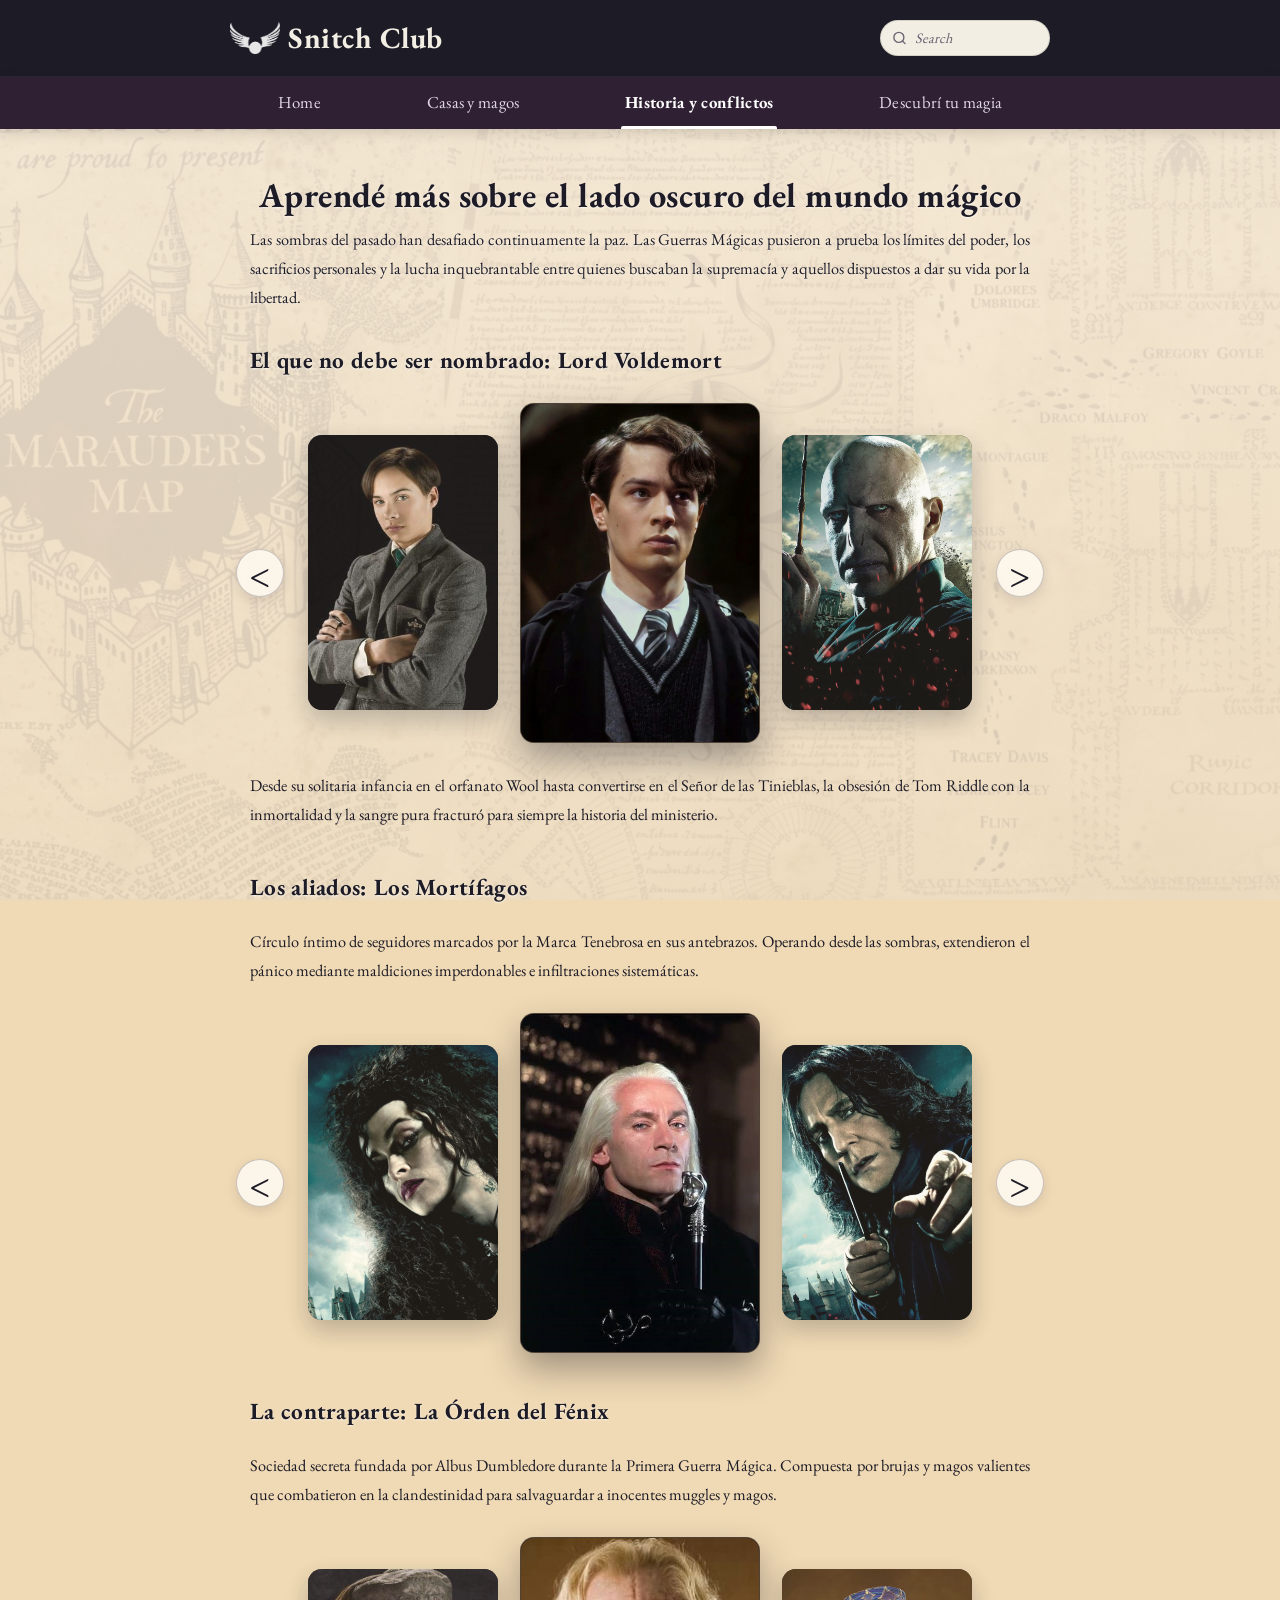
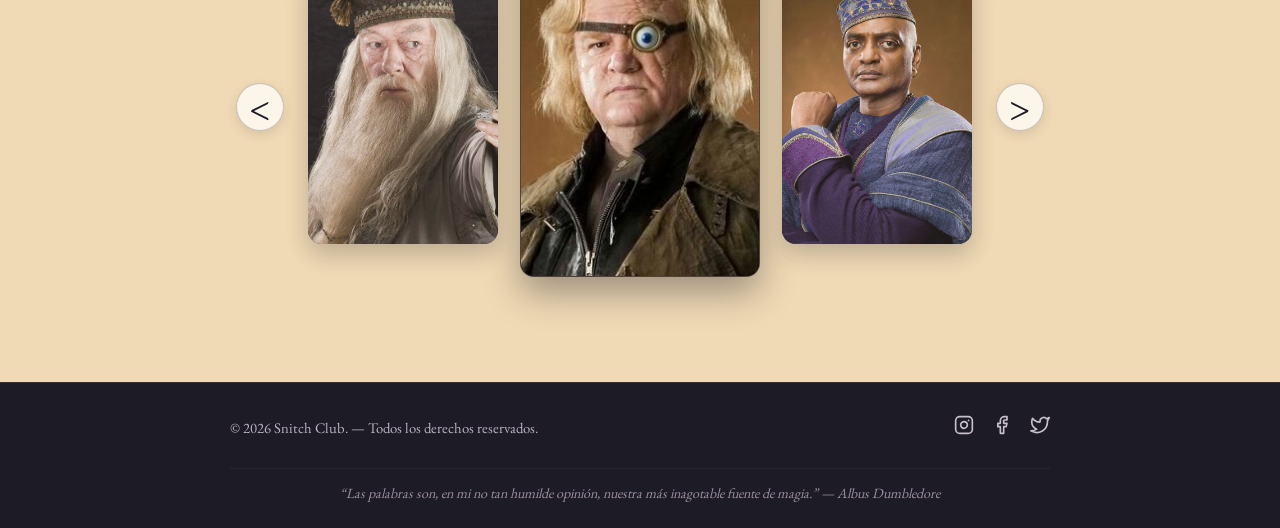
<file: HarryPotter/html/historiayconflictos.html>
<!doctype html>
<html lang="es">
<head>
    <meta charset="utf-8">
    <meta name="viewport" content="width=device-width, initial-scale=1">
    <title>Historia y conflictos</title>

    <link rel="preconnect" href="https://fonts.googleapis.com">
    <link rel="preconnect" href="https://fonts.gstatic.com" crossorigin>
    <link href="https://fonts.googleapis.com/css2?family=Cinzel:wght@500;600;700&family=Playfair+Display:ital,wght@0,500;0,600;0,700;1,400;1,600&family=Plus+Jakarta+Sans:wght@400;500;600&display=swap" rel="stylesheet">
    <link href="https://cdn.jsdelivr.net/npm/bootstrap@5.3.8/dist/css/bootstrap.min.css" rel="stylesheet" crossorigin="anonymous">
    <link rel="stylesheet" href="../css/style.css">

    <style>
        .conflict-section {
            max-width: 780px;
            margin: 0 auto 45px auto;
        }

        .conflict-desc {
            max-width: 780px;
            margin: 0 auto 20px auto;
            font-size: 1.02rem;
            line-height: 1.78;
            color: var(--color-ink-dark);
            text-align: justify;
            text-justify: inter-word;
        }

        .book-carousel-wrapper {
            max-width: 780px;
            width: 100%;
            margin: 28px auto !important;
            gap: 24px;
            display: flex;
            align-items: center;
            justify-content: center;
        }

        .books-display-row {
            gap: 22px;
            display: flex;
            align-items: center;
            justify-content: center;
        }

        .book-card.side-card {
            width: 190px !important;
            height: 275px !important;
            opacity: 0.88;
        }

        .book-card.center-card {
            width: 240px !important;
            height: 340px !important;
            z-index: 2;
        }

        .carousel-nav-btn {
            font-size: 2.4rem;
            padding: 10px 14px;
        }

        @media (max-width: 768px) {
            .book-card.side-card {
                width: 140px !important;
                height: 205px !important;
            }
            .book-card.center-card {
                width: 180px !important;
                height: 260px !important;
            }
            .books-display-row {
                gap: 12px;
            }
            .book-carousel-wrapper {
                gap: 10px;
                margin: 20px auto !important;
            }
            .carousel-nav-btn {
                font-size: 2rem;
                padding: 6px 10px;
            }
        }

        @media (max-width: 520px) {
            .book-card.side-card {
                width: 95px !important;
                height: 140px !important;
                border-radius: 10px;
            }
            .book-card.center-card {
                width: 130px !important;
                height: 190px !important;
                border-radius: 10px;
            }
            .books-display-row {
                gap: 8px;
            }
            .book-carousel-wrapper {
                gap: 6px;
                margin: 16px auto !important;
            }
            .carousel-nav-btn {
                font-size: 1.6rem;
                padding: 4px 6px;
            }
        }
    </style>
</head>
<body>

    <!-- Header -->
    <header class="wireframe-header">
        <div class="wireframe-header-inner">
            <a href="../index.html" class="brand-name"><img src="../imgs/logo.png" alt="Snitch Club" width="50">
                <span>Snitch Club</span></a>
            <div class="search-box-wrapper">
                <span class="search-icon">
                    <svg width="15" height="15" viewBox="0 0 24 24" fill="none" stroke="currentColor" stroke-width="2.2" stroke-linecap="round" stroke-linejoin="round">
                        <circle cx="11" cy="11" r="8"></circle>
                        <line x1="21" y1="21" x2="16.65" y2="16.65"></line>
                    </svg>
                </span>
                <input type="search" class="search-input" placeholder="Search" aria-label="Buscar">
            </div>
        </div>
    </header>

    <!-- Barra de Navegación -->
    <nav class="wireframe-nav-bar" aria-label="Navegación principal">
        <div class="wireframe-nav-inner">
            <button class="nav-hamburger-btn" id="navHamburgerBtn" type="button" aria-label="Abrir menú de navegación" aria-expanded="false" aria-controls="navMenu">
                <span class="hamburger-title">Menú de Navegación</span>
                <span class="hamburger-icon" aria-hidden="true">
                    <span class="hamburger-bar"></span>
                    <span class="hamburger-bar"></span>
                    <span class="hamburger-bar"></span>
                </span>
            </button>

            <ul class="wireframe-nav-list" id="navMenu">
                <li class="wireframe-nav-item">
                    <a href="../index.html" class="wireframe-nav-link">Home</a>
                </li>
                <li class="wireframe-nav-item">
                    <a href="casasymagos.html" class="wireframe-nav-link">Casas y magos</a>
                </li>
                <li class="wireframe-nav-item">
                    <a href="historiayconflictos.html" class="wireframe-nav-link active" aria-current="page">Historia y conflictos</a>
                </li>
                <li class="wireframe-nav-item">
                    <a href="descubritumagia.html" class="wireframe-nav-link">Descubrí tu magia</a>
                </li>
            </ul>
        </div>
    </nav>

    <!-- Contenido -->
    <main class="wireframe-main-content">
        <!-- Introducción al tema -->
        <section class="intro-section" style="text-align: center; margin-bottom: 35px;">
            <h1 class="intro-title">Aprendé más sobre el lado oscuro del mundo mágico
            </h1>
            <p class="intro-paragraph">
                Las sombras del pasado han desafiado continuamente la paz. Las Guerras Mágicas pusieron a prueba los límites del poder, los sacrificios personales y la lucha inquebrantable entre quienes buscaban la supremacía y aquellos dispuestos a dar su vida por la libertad.
            </p>
        </section>

        <!-- Bloque 1: El que no debe ser nombrado -->
        <section class="conflict-section">
            <h2 class="section-heading-books" style="font-size: 1.45rem;">El que no debe ser nombrado: Lord Voldemort</h2>
            <div class="book-carousel-wrapper">
                <button class="carousel-nav-btn" id="riddlePrevBtn" aria-label="Imagen anterior">&#x3C;</button>
                <div class="books-display-row">
                    <div class="book-card side-card" id="riddleCardLeft" title="Tom Riddle chico">
                        <img src="../imgs/tomriddle chico.jpg" alt="Tom Riddle chico" id="riddleImgLeft">
                    </div>
                    <div class="book-card center-card" id="riddleCardCenter" title="Tom Riddle">
                        <img src="../imgs/tomriddle.jpg" alt="Tom Riddle" id="riddleImgCenter">
                    </div>
                    <div class="book-card side-card" id="riddleCardRight" title="Voldemort">
                        <img src="../imgs/voldemort.jpg" alt="Voldemort" id="riddleImgRight">
                    </div>
                </div>
                <button class="carousel-nav-btn" id="riddleNextBtn" aria-label="Siguiente imagen">&#x3E;</button>
            </div>
            <p class="conflict-desc">
                Desde su solitaria infancia en el orfanato Wool hasta convertirse en el Señor de las Tinieblas, la obsesión de Tom Riddle con la inmortalidad y la sangre pura fracturó para siempre la historia del ministerio.
            </p>
        </section>

        <!-- Bloque 2: Mortífagos: Origen -->
        <section class="conflict-section">
            <h2 class="section-heading-books" style="font-size: 1.45rem;">Los aliados: Los 
            Mortífagos
            </h2>
            <p class="conflict-desc">
                Círculo íntimo de seguidores marcados por la Marca Tenebrosa en sus antebrazos. Operando desde las sombras, extendieron el pánico mediante maldiciones imperdonables e infiltraciones sistemáticas.
            </p>
            <div class="book-carousel-wrapper">
                <button class="carousel-nav-btn" id="deathEatersPrevBtn" aria-label="Imagen anterior">&#x3C;</button>
                <div class="books-display-row">
                    <div class="book-card side-card" id="deathEatersCardLeft" title="Bellatrix Lestrange">
                        <img src="../imgs/bellatrix.jpg" alt="Bellatrix Lestrange" id="deathEatersImgLeft">
                    </div>
                    <div class="book-card center-card" id="deathEatersCardCenter" title="Lucius Malfoy">
                        <img src="../imgs/lucius.jpg" alt="Lucius Malfoy" id="deathEatersImgCenter">
                    </div>
                    <div class="book-card side-card" id="deathEatersCardRight" title="Severus Snape">
                        <img src="../imgs/snape.jpg" alt="Severus Snape" id="deathEatersImgRight">
                    </div>
                </div>
                <button class="carousel-nav-btn" id="deathEatersNextBtn" aria-label="Siguiente imagen">&#x3E;</button>
            </div>
        </section>

        <!-- Bloque 3: Órden del fénix -->
        <section class="conflict-section">
            <h2 class="section-heading-books" style="font-size: 1.45rem;">La contraparte: La Órden del Fénix</h2>
            <p class="conflict-desc">
                Sociedad secreta fundada por Albus Dumbledore durante la Primera Guerra Mágica. Compuesta por brujas y magos valientes que combatieron en la clandestinidad para salvaguardar a inocentes muggles y magos.
            </p>
            <div class="book-carousel-wrapper">
                <button class="carousel-nav-btn" id="phoenixPrevBtn" aria-label="Imagen anterior">&#x3C;</button>
                <div class="books-display-row">
                    <div class="book-card side-card" id="phoenixCardLeft" title="Albus Dumbledore">
                        <img src="../imgs/dumbledore.jpg" alt="Albus Dumbledore" id="phoenixImgLeft">
                    </div>
                    <div class="book-card center-card" id="phoenixCardCenter" title="Alastor 'Ojoloco' Moody">
                        <img src="../imgs/moody.jpeg" alt="Alastor 'Ojoloco' Moody" id="phoenixImgCenter">
                    </div>
                    <div class="book-card side-card" id="phoenixCardRight" title="Kingsley Shacklebolt">
                        <img src="../imgs/kingsley.jpg" alt="Kingsley Shacklebolt" id="phoenixImgRight">
                    </div>
                </div>
                <button class="carousel-nav-btn" id="phoenixNextBtn" aria-label="Siguiente imagen">&#x3E;</button>
            </div>
        </section>
    </main>

    <!-- Footer -->
    <footer class="wireframe-footer">
        <div class="wireframe-footer-inner">
            <p class="footer-copy">&copy; 2026 Snitch Club. &mdash;
Todos los derechos reservados.
            </p>

            <ul class="footer-social-links" aria-label="Redes sociales">
                <li>
                    <a href="https://www.instagram.com/harrypotter/?hl=es" class="footer-social-link" title="Instagram" aria-label="Instagram" target="_blank">
                        <svg width="20" height="20" viewBox="0 0 24 24" fill="none" stroke="currentColor"
                            stroke-width="2" stroke-linecap="round" stroke-linejoin="round">
                            <rect x="2" y="2" width="20" height="20" rx="5" ry="5"></rect>
                            <path d="M16 11.37A4 4 0 1 1 12.63 8 4 4 0 0 1 16 11.37z"></path>
                            <line x1="17.5" y1="6.5" x2="17.51" y2="6.5"></line>
                        </svg>
                    </a>
                </li>
                <li>
                    <a href="https://www.facebook.com/harrypotter/?locale=es_LA" class="footer-social-link" title="Facebook" aria-label="Facebook" target="_blank">
                        <svg width="20" height="20" viewBox="0 0 24 24" fill="none" stroke="currentColor"
                            stroke-width="2" stroke-linecap="round" stroke-linejoin="round">
                            <path d="M18 2h-3a5 5 0 0 0-5 5v3H7v4h3v8h4v-8h3l1-4h-4V7a1 1 0 0 1 1-1h3z"></path>
                        </svg>
                    </a>
                </li>
                <li>
                    <a href="https://x.com/harrypotter" class="footer-social-link" title="X" aria-label="X" target="_blank">
                        <svg width="20" height="20" viewBox="0 0 24 24" fill="none" stroke="currentColor"
                            stroke-width="2" stroke-linecap="round" stroke-linejoin="round">
                            <path
                                d="M23 3a10.9 10.9 0 0 1-3.14 1.53 4.48 4.48 0 0 0-7.86 3v1A10.66 10.66 0 0 1 3 4s-4 9 5 13a11.64 11.64 0 0 1-7 2c9 5 20 0 20-11.5a4.5 4.5 0 0 0-.08-.83A7.72 7.72 0 0 0 23 3z">
                            </path>
                        </svg>
                    </a>
                </li>
            </ul>

            <div class="footer-quote">
                &ldquo;Las palabras son, en mi no tan humilde opinión, nuestra más inagotable fuente de magia.&rdquo;
                &mdash; Albus Dumbledore
            </div>
        </div>
    </footer>

    <script src="https://cdn.jsdelivr.net/npm/bootstrap@5.3.8/dist/js/bootstrap.bundle.min.js"></script>
    <script src="../js/nav.js"></script>
    <script>
        // Carrusel interactivo: Evolución de Tom Riddle a Voldemort
        const riddleImages = [
            { src: "../imgs/tomriddle chico.jpg", alt: "Tom Riddle chico", title: "Tom Riddle chico" },
            { src: "../imgs/tomriddle.jpg", alt: "Tom Riddle", title: "Tom Riddle" },
            { src: "../imgs/voldemort.jpg", alt: "Lord Voldemort", title: "Voldemort" }
        ];

        let riddleCurrentIndex = 1;

        function updateRiddleCarousel() {
            const total = riddleImages.length;
            const leftIdx = (riddleCurrentIndex - 1 + total) % total;
            const centerIdx = riddleCurrentIndex;
            const rightIdx = (riddleCurrentIndex + 1) % total;

            const cardLeft = document.getElementById("riddleCardLeft");
            const cardCenter = document.getElementById("riddleCardCenter");
            const cardRight = document.getElementById("riddleCardRight");

            const imgLeft = document.getElementById("riddleImgLeft");
            const imgCenter = document.getElementById("riddleImgCenter");
            const imgRight = document.getElementById("riddleImgRight");

            if (imgLeft) {
                imgLeft.src = riddleImages[leftIdx].src;
                imgLeft.alt = riddleImages[leftIdx].alt;
            }
            if (cardLeft) cardLeft.title = riddleImages[leftIdx].title;

            if (imgCenter) {
                imgCenter.src = riddleImages[centerIdx].src;
                imgCenter.alt = riddleImages[centerIdx].alt;
            }
            if (cardCenter) cardCenter.title = riddleImages[centerIdx].title;

            if (imgRight) {
                imgRight.src = riddleImages[rightIdx].src;
                imgRight.alt = riddleImages[rightIdx].alt;
            }
            if (cardRight) cardRight.title = riddleImages[rightIdx].title;
        }

        document.getElementById("riddlePrevBtn")?.addEventListener("click", () => {
            riddleCurrentIndex = (riddleCurrentIndex - 1 + riddleImages.length) % riddleImages.length;
            updateRiddleCarousel();
        });

        document.getElementById("riddleNextBtn")?.addEventListener("click", () => {
            riddleCurrentIndex = (riddleCurrentIndex + 1) % riddleImages.length;
            updateRiddleCarousel();
        });

        document.getElementById("riddleCardLeft")?.addEventListener("click", () => {
            riddleCurrentIndex = (riddleCurrentIndex - 1 + riddleImages.length) % riddleImages.length;
            updateRiddleCarousel();
        });

        document.getElementById("riddleCardRight")?.addEventListener("click", () => {
            riddleCurrentIndex = (riddleCurrentIndex + 1) % riddleImages.length;
            updateRiddleCarousel();
        });

        // Carrusel interactivo: Mortífagos
        const deathEatersImages = [
            { src: "../imgs/bellatrix.jpg", alt: "Bellatrix Lestrange", title: "Bellatrix Lestrange" },
            { src: "../imgs/lucius.jpg", alt: "Lucius Malfoy", title: "Lucius Malfoy" },
            { src: "../imgs/snape.jpg", alt: "Severus Snape", title: "Severus Snape" }
        ];

        let deathEatersCurrentIndex = 1;

        function updateDeathEatersCarousel() {
            const total = deathEatersImages.length;
            const leftIdx = (deathEatersCurrentIndex - 1 + total) % total;
            const centerIdx = deathEatersCurrentIndex;
            const rightIdx = (deathEatersCurrentIndex + 1) % total;

            const cardLeft = document.getElementById("deathEatersCardLeft");
            const cardCenter = document.getElementById("deathEatersCardCenter");
            const cardRight = document.getElementById("deathEatersCardRight");

            const imgLeft = document.getElementById("deathEatersImgLeft");
            const imgCenter = document.getElementById("deathEatersImgCenter");
            const imgRight = document.getElementById("deathEatersImgRight");

            if (imgLeft) {
                imgLeft.src = deathEatersImages[leftIdx].src;
                imgLeft.alt = deathEatersImages[leftIdx].alt;
            }
            if (cardLeft) cardLeft.title = deathEatersImages[leftIdx].title;

            if (imgCenter) {
                imgCenter.src = deathEatersImages[centerIdx].src;
                imgCenter.alt = deathEatersImages[centerIdx].alt;
            }
            if (cardCenter) cardCenter.title = deathEatersImages[centerIdx].title;

            if (imgRight) {
                imgRight.src = deathEatersImages[rightIdx].src;
                imgRight.alt = deathEatersImages[rightIdx].alt;
            }
            if (cardRight) cardRight.title = deathEatersImages[rightIdx].title;
        }

        document.getElementById("deathEatersPrevBtn")?.addEventListener("click", () => {
            deathEatersCurrentIndex = (deathEatersCurrentIndex - 1 + deathEatersImages.length) % deathEatersImages.length;
            updateDeathEatersCarousel();
        });

        document.getElementById("deathEatersNextBtn")?.addEventListener("click", () => {
            deathEatersCurrentIndex = (deathEatersCurrentIndex + 1) % deathEatersImages.length;
            updateDeathEatersCarousel();
        });

        document.getElementById("deathEatersCardLeft")?.addEventListener("click", () => {
            deathEatersCurrentIndex = (deathEatersCurrentIndex - 1 + deathEatersImages.length) % deathEatersImages.length;
            updateDeathEatersCarousel();
        });

        document.getElementById("deathEatersCardRight")?.addEventListener("click", () => {
            deathEatersCurrentIndex = (deathEatersCurrentIndex + 1) % deathEatersImages.length;
            updateDeathEatersCarousel();
        });

        // Carrusel interactivo: Órden del fénix
        const phoenixImages = [
            { src: "../imgs/dumbledore.jpg", alt: "Albus Dumbledore", title: "Albus Dumbledore" },
            { src: "../imgs/moody.jpeg", alt: "Alastor 'Ojoloco' Moody", title: "Alastor 'Ojoloco' Moody" },
            { src: "../imgs/kingsley.jpg", alt: "Kingsley Shacklebolt", title: "Kingsley Shacklebolt" }
        ];

        let phoenixCurrentIndex = 1;

        function updatePhoenixCarousel() {
            const total = phoenixImages.length;
            const leftIdx = (phoenixCurrentIndex - 1 + total) % total;
            const centerIdx = phoenixCurrentIndex;
            const rightIdx = (phoenixCurrentIndex + 1) % total;

            const cardLeft = document.getElementById("phoenixCardLeft");
            const cardCenter = document.getElementById("phoenixCardCenter");
            const cardRight = document.getElementById("phoenixCardRight");

            const imgLeft = document.getElementById("phoenixImgLeft");
            const imgCenter = document.getElementById("phoenixImgCenter");
            const imgRight = document.getElementById("phoenixImgRight");

            if (imgLeft) {
                imgLeft.src = phoenixImages[leftIdx].src;
                imgLeft.alt = phoenixImages[leftIdx].alt;
            }
            if (cardLeft) cardLeft.title = phoenixImages[leftIdx].title;

            if (imgCenter) {
                imgCenter.src = phoenixImages[centerIdx].src;
                imgCenter.alt = phoenixImages[centerIdx].alt;
            }
            if (cardCenter) cardCenter.title = phoenixImages[centerIdx].title;

            if (imgRight) {
                imgRight.src = phoenixImages[rightIdx].src;
                imgRight.alt = phoenixImages[rightIdx].alt;
            }
            if (cardRight) cardRight.title = phoenixImages[rightIdx].title;
        }

        document.getElementById("phoenixPrevBtn")?.addEventListener("click", () => {
            phoenixCurrentIndex = (phoenixCurrentIndex - 1 + phoenixImages.length) % phoenixImages.length;
            updatePhoenixCarousel();
        });

        document.getElementById("phoenixNextBtn")?.addEventListener("click", () => {
            phoenixCurrentIndex = (phoenixCurrentIndex + 1) % phoenixImages.length;
            updatePhoenixCarousel();
        });

        document.getElementById("phoenixCardLeft")?.addEventListener("click", () => {
            phoenixCurrentIndex = (phoenixCurrentIndex - 1 + phoenixImages.length) % phoenixImages.length;
            updatePhoenixCarousel();
        });

        document.getElementById("phoenixCardRight")?.addEventListener("click", () => {
            phoenixCurrentIndex = (phoenixCurrentIndex + 1) % phoenixImages.length;
            updatePhoenixCarousel();
        });
    </script>
</body>
</html>
</file>
<file: HarryPotter/css/style.css>
/* ==========================================================================
   Mundo Mágico / Harry Potter Design System
   Exact Wireframe Palette & Typography
   ========================================================================== */

/* Local Fonts (EB Garamond included in the project) */
@font-face {
    font-family: "EBGaramond";
    src: url("font/EBGaramond-Regular.ttf") format("truetype");
    font-weight: 400;
    font-style: normal;
}

@font-face {
    font-family: "EBGaramond";
    src: url("font/EBGaramond-Bold.ttf") format("truetype");
    font-weight: 700;
    font-style: normal;
}

/* Fallback definitions for template compatibility */
@font-face {
    font-family: "GooleSans";
    src: url("font/EBGaramond-Regular.ttf") format("truetype");
}

@font-face {
    font-family: "Sans";
    src: url("font/EBGaramond-Regular.ttf") format("truetype");
}

/* Color Variables extracted directly from the Wireframe design */
:root {
    --color-header-bg: #1D1B26;
    /* Deep midnight charcoal / purple */
    --color-nav-bg: #2F2033;
    /* Dark plum / aubergine */
    --color-nav-hover: #432E48;
    /* Lighter plum hover */
    --color-parchment-bg: #F0DAB5;
    /* Authentic parchment beige */
    --color-parchment-card: #EFE6D5;
    /* Lighter parchment container */
    --color-card-dark: #1D1B26;
    /* Dark card placeholder / frame */
    --color-search-bg: #F2EEE3;
    /* Cream search pill */
    --color-ink-dark: #1D1B26;
    /* Deep dark ink for text and borders */
    --color-ink-muted: #4B3D50;
    /* Muted ink for secondary text */
    --color-ink-light: #F2EEE3;
    /* Cream text for dark backgrounds */
    --color-gold: #C5A059;
    /* Subtle golden magical accent */
    --color-gold-bright: #DFBA6E;

    --font-serif: "EBGaramond", "Playfair Display", "Cinzel", "Georgia", serif;
    --font-sans: "EBGaramond", -apple-system, BlinkMacSystemFont, "Segoe UI", Roboto, sans-serif;
    
}

/* Base Reset & Styling */
* {
    box-sizing: border-box;
}

html,
body {
    margin: 0;
    padding: 0;
    background-color: var(--color-parchment-bg);
    background-image: 
        linear-gradient(rgba(247, 237, 222, 0.88), rgba(240, 224, 198, 0.90)),
        url('../imgs/Mapa del merodeador harry potter.jpg');
    background-size: cover;
    background-position: center top;
    background-attachment: fixed;
    background-repeat: no-repeat;
    color: var(--color-ink-dark);
    font-family: var(--font-sans);
    min-height: 100vh;
    display: flex;
    flex-direction: column;
}

/* Headings & Editorial Typography */
h1,
h2,
h3,
h4,
h5,
h6,
.font-serif,
.brand-name,
.wireframe-nav-link,
.wireframe-title,
.wireframe-caption,
.section-subtitle {
    font-family: var(--font-serif) !important;
}

p,
a,
span,
button,
input {
    font-family: var(--font-sans);
}

/* --------------------------------------------------------------------------
   Header (Top Bar)
   -------------------------------------------------------------------------- */
.wireframe-header {
    background-color: var(--color-header-bg);
    padding: 16px 0;
    border-bottom: 1px solid rgba(255, 255, 255, 0.05);
}

.wireframe-header-inner {
    max-width: 860px;
    margin: 0 auto;
    padding: 0 20px;
    display: flex;
    justify-content: space-between;
    align-items: center;
}

.brand-name {
    color: var(--color-ink-light);
    font-size: 1.85rem;
    font-weight: 700;
    text-decoration: none;
    letter-spacing: 0.5px;
    transition: opacity 0.2s ease;
    display: inline-flex;
    align-items: center;
    gap: 8px;
}

.brand-name:hover {
    color: #FFFFFF;
    opacity: 0.95;
}

.search-box-wrapper {
    position: relative;
    width: 170px;
}

.search-input {
    width: 100%;
    background-color: var(--color-search-bg);
    border: 1px solid rgba(0, 0, 0, 0.12);
    border-radius: 9999px;
    padding: 6px 14px 6px 34px;
    font-size: 0.9rem;
    color: var(--color-ink-dark);
    outline: none;
    transition: all 0.25s ease;
    font-family: var(--font-sans);
}

.search-input::placeholder {
    color: #6C6473;
    font-style: italic;
}

.search-input:focus {
    box-shadow: 0 0 0 3px rgba(197, 160, 89, 0.35);
    background-color: #FFFFFF;
    width: 210px;
}

.search-icon {
    position: absolute;
    left: 12px;
    top: 50%;
    transform: translateY(-50%);
    pointer-events: none;
    color: #6C6473;
    display: flex;
    align-items: center;
}

/* --------------------------------------------------------------------------
   Navigation Bar
   -------------------------------------------------------------------------- */
.wireframe-nav-bar {
    background-color: var(--color-nav-bg);
    box-shadow: 0 4px 12px rgba(29, 27, 38, 0.15);
    position: relative;
    z-index: 100;
}

.wireframe-nav-inner {
    max-width: 860px;
    margin: 0 auto;
    padding: 0 15px;
}

/* Botón Hamburguesa (oculto en escritorio) */
.nav-hamburger-btn {
    display: none;
    width: 100%;
    align-items: center;
    justify-content: space-between;
    background: transparent;
    border: none;
    padding: 13px 8px;
    color: var(--color-ink-light);
    font-family: var(--font-serif);
    font-size: 1.12rem;
    font-weight: 600;
    letter-spacing: 0.5px;
    cursor: pointer;
    text-align: left;
    user-select: none;
    transition: color 0.2s ease;
}

.nav-hamburger-btn:hover {
    color: #FFFFFF;
}

.nav-hamburger-btn:focus-visible {
    outline: 2px solid var(--color-gold);
    outline-offset: -2px;
}

.hamburger-title {
    display: inline-flex;
    align-items: center;
    gap: 8px;
}

.hamburger-icon {
    width: 24px;
    height: 18px;
    position: relative;
    display: flex;
    flex-direction: column;
    justify-content: space-between;
}

.hamburger-bar {
    display: block;
    width: 100%;
    height: 2.5px;
    background-color: #F2EEE3;
    border-radius: 2px;
    transition: transform 0.3s cubic-bezier(0.4, 0, 0.2, 1),
        opacity 0.2s ease,
        background-color 0.2s ease;
    transform-origin: center;
}

.nav-hamburger-btn:hover .hamburger-bar {
    background-color: var(--color-gold-bright);
}

/* Animación a 'X' cuando el menú está abierto */
.wireframe-nav-bar.is-open .hamburger-bar:nth-child(1) {
    transform: translateY(7.75px) rotate(45deg);
}

.wireframe-nav-bar.is-open .hamburger-bar:nth-child(2) {
    opacity: 0;
    transform: scaleX(0);
}

.wireframe-nav-bar.is-open .hamburger-bar:nth-child(3) {
    transform: translateY(-7.75px) rotate(-45deg);
}

.wireframe-nav-list {
    list-style: none;
    margin: 0;
    padding: 0;
    display: flex;
    justify-content: space-around;
    align-items: center;
    flex-wrap: wrap;
}

.wireframe-nav-item {
    margin: 0;
    padding: 0;
}

.wireframe-nav-link {
    display: block;
    padding: 13px 18px;
    color: #E2D7E8;
    text-decoration: none;
    font-size: 1.05rem;
    font-weight: 500;
    letter-spacing: 0.3px;
    position: relative;
    transition: color 0.2s ease;
}

.wireframe-nav-link:hover {
    color: #FFFFFF;
}

/* Active indicator: line underneath matching the wireframe */
.wireframe-nav-link.active {
    color: #FFFFFF;
    font-weight: 600;
}

.wireframe-nav-link.active::after {
    content: "";
    position: absolute;
    bottom: 0;
    left: 14px;
    right: 14px;
    height: 2.5px;
    background-color: #FFFFFF;
    border-radius: 2px 2px 0 0;
}

/* --------------------------------------------------------------------------
   Main Content Layout & Secciones con Fondo del Mapa del Merodeador
   -------------------------------------------------------------------------- */
.wireframe-main-content {
    flex: 1;
    max-width: 860px;
    width: 100%;
    margin: 0 auto;
    padding: 45px 20px 60px 20px;
}

/* Section: Introducción */
.intro-section {
    text-align: center;
    margin-bottom: 45px;
}

.intro-title {
    font-size: 2.15rem;
    font-weight: 700;
    color: var(--color-ink-dark);
    margin-bottom: 10px;
    letter-spacing: 0.5px;
    text-shadow: 0 1px 2px rgba(255, 255, 255, 0.7);
}

.intro-subtitle {
    font-size: 1.15rem;
    font-style: italic;
    color: var(--color-ink-muted);
    margin: 0 auto 18px auto;
    text-align: center;
    letter-spacing: 0.5px;
    font-weight: 500;
    text-shadow: 0 1px 1px rgba(255, 255, 255, 0.6);
}

.intro-paragraph {
    max-width: 780px;
    margin: 0 auto;
    font-size: 1.02rem;
    line-height: 1.78;
    color: var(--color-ink-dark);
    text-align: justify;
    text-justify: inter-word;
    text-shadow: 0 1px 1px rgba(255, 255, 255, 0.5);
}

/* Section: La saga de libros */
.books-section {
    margin-bottom: 40px;
}

.section-heading-books {
    font-size: 1.75rem;
    font-weight: 700;
    color: var(--color-ink-dark);
    margin-bottom: 25px;
    letter-spacing: 0.3px;
    text-shadow: 0 1px 2px rgba(255, 255, 255, 0.7);
}

/* Book Carousel Container */
.book-carousel-wrapper {
    display: flex;
    align-items: center;
    justify-content: center;
    gap: 20px;
    margin: 25px auto 10px auto;
}

.carousel-nav-btn {
    background-color: rgba(253, 248, 238, 0.92);
    border: 1px solid rgba(47, 32, 51, 0.25);
    font-family: var(--font-serif);
    font-size: 2.2rem;
    line-height: 1;
    color: var(--color-ink-dark);
    cursor: pointer;
    width: 48px;
    height: 48px;
    padding: 0;
    border-radius: 50%;
    transition: all 0.25s ease;
    user-select: none;
    display: flex;
    align-items: center;
    justify-content: center;
    box-shadow: 0 4px 12px rgba(29, 27, 38, 0.12);
    backdrop-filter: blur(4px);
    flex-shrink: 0;
}

.carousel-nav-btn:hover {
    color: #DFBA6E;
    background-color: var(--color-nav-bg);
    border-color: var(--color-gold);
    transform: scale(1.12);
    box-shadow: 0 6px 16px rgba(29, 27, 38, 0.25);
}

.carousel-nav-btn:active {
    transform: scale(0.95);
}

.books-display-row {
    display: flex;
    align-items: center;
    justify-content: center;
    gap: 18px;
}

/* Book Cards */
.book-card {
    background-color: var(--color-card-dark);
    border-radius: 14px;
    overflow: hidden;
    position: relative;
    cursor: pointer;
    box-shadow: 0 10px 25px rgba(29, 27, 38, 0.28);
    transition: all 0.35s cubic-bezier(0.25, 1, 0.5, 1);
    display: flex;
    flex-direction: column;
}

.book-card img {
    width: 100%;
    height: 100%;
    object-fit: cover;
    display: block;
    transition: transform 0.4s ease;
}

.book-card:hover img {
    transform: scale(1.04);
}

/* Wireframe Proportioning: side cards are slightly smaller, center card is featured */
.book-card.side-card {
    width: 135px;
    height: 215px;
    opacity: 0.9;
}

.book-card.center-card {
    width: 170px;
    height: 260px;
    box-shadow: 0 16px 35px rgba(29, 27, 38, 0.38);
    border: 1px solid rgba(197, 160, 89, 0.3);
    z-index: 2;
}

.book-card:hover {
    transform: translateY(-6px);
    box-shadow: 0 18px 38px rgba(29, 27, 38, 0.45);
    opacity: 1;
}

.book-card-badge {
    position: absolute;
    bottom: 0;
    left: 0;
    right: 0;
    background: linear-gradient(to top, rgba(29, 27, 38, 0.95) 0%, rgba(29, 27, 38, 0.7) 60%, transparent 100%);
    padding: 24px 10px 8px 10px;
    color: var(--color-ink-light);
    font-size: 0.8rem;
    text-align: center;
    font-family: var(--font-serif);
    font-weight: 600;
}

/* Wireframe Captions */
.wireframe-caption {
    text-align: center;
    font-size: 1.12rem;
    font-weight: 600;
    color: var(--color-ink-dark);
    margin-top: 18px;
    letter-spacing: 0.3px;
}

.books-description-text {
    max-width: 780px;
    margin: 24px auto 0 auto;
    font-size: 1.02rem;
    line-height: 1.78;
    color: var(--color-ink-dark);
    text-align: justify;
    text-justify: inter-word;
    text-shadow: 0 1px 1px rgba(255, 255, 255, 0.6);
}

/* Horizontal Divider matching wireframe */
.wireframe-divider {
    border: none;
    height: 1.2px;
    background-color: var(--color-ink-dark);
    opacity: 0.25;
    margin: 10px 0 40px 0;
}

/* Section: Películas */
.movies-section {
    margin-bottom: 30px;
}

.movies-intro-text {
    max-width: 780px;
    margin: 0 auto 30px auto;
    font-size: 1.02rem;
    line-height: 1.78;
    color: var(--color-ink-dark);
    text-align: justify;
    text-justify: inter-word;
    text-shadow: 0 1px 1px rgba(255, 255, 255, 0.6);
}

/* Movie Carousel Outer Wrapper */
.movie-carousel-wrapper {
    display: flex;
    align-items: center;
    justify-content: center;
    gap: 14px;
    width: 100%;
    margin: 20px auto 14px auto;
}

.movie-carousel-wrapper .carousel-nav-btn {
    flex-shrink: 0;
    align-self: center;
}

/* Movie Card Container (Big rounded wireframe box) */
.movie-showcase-box {
    border: 1.5px solid rgba(47, 32, 51, 0.25);
    border-radius: 18px;
    background-color: rgba(253, 248, 238, 0.94);
    backdrop-filter: blur(6px);
    padding: 34px 38px 24px 38px;
    margin: 0 auto;
    width: 100%;
    box-shadow: 0 10px 28px rgba(29, 27, 38, 0.10);
    transition: all 0.3s ease;
}

.movie-box-grid {
    display: grid;
    grid-template-columns: 240px 1fr;
    gap: 36px;
    align-items: start;
}

/* Left Column: Portada */
.movie-col-left {
    display: flex;
    flex-direction: column;
    align-items: center;
}

.movie-poster-card {
    width: 100%;
    max-width: 215px;
    aspect-ratio: 2/3;
    border-radius: 14px;
    overflow: hidden;
    background-color: var(--color-card-dark);
    box-shadow: 0 12px 28px rgba(29, 27, 38, 0.3);
    border: 1px solid rgba(29, 27, 38, 0.15);
    position: relative;
    cursor: pointer;
    transition: transform 0.3s ease, box-shadow 0.3s ease;
}

.movie-poster-card:hover {
    transform: scale(1.03);
    box-shadow: 0 16px 36px rgba(29, 27, 38, 0.38);
}

.movie-poster-card img {
    width: 100%;
    height: 100%;
    object-fit: cover;
    display: block;
    transition: opacity 0.28s ease, transform 0.35s ease;
}

.movie-poster-card img.fade-out {
    opacity: 0;
    transform: scale(0.97);
}

.movie-counter {
    font-family: var(--font-serif);
    font-weight: 700;
    font-size: 0.95rem;
    color: var(--color-ink-dark);
    letter-spacing: 0.5px;
    padding: 3px 10px;
    background-color: rgba(29, 27, 38, 0.08);
    border-radius: 9999px;
}

.col-label {
    font-family: var(--font-serif);
    font-size: 0.98rem;
    font-weight: 600;
    color: var(--color-ink-dark);
    margin-top: 15px;
    text-align: center;
    letter-spacing: 0.2px;
}

/* Right Column: Sinopsis */
.movie-col-right {
    display: flex;
    flex-direction: column;
    justify-content: space-between;
    min-height: 320px;
}

.movie-synopsis-content {
    font-size: 0.98rem;
    line-height: 1.75;
    color: var(--color-ink-dark);
    text-align: justify;
    text-justify: inter-word;
}

.movie-title-header {
    font-size: 1.35rem;
    font-weight: 700;
    color: var(--color-ink-dark);
    margin-bottom: 8px;
    border-bottom: 1px dashed rgba(29, 27, 38, 0.25);
    padding-bottom: 6px;
}

.movie-meta {
    font-size: 0.88rem;
    color: var(--color-ink-muted);
    margin-bottom: 14px;
    font-style: italic;
}

.movie-controls-bar {
    display: flex;
    align-items: center;
    justify-content: center;
    margin-top: 20px;
    padding-top: 14px;
    border-top: 1px solid rgba(29, 27, 38, 0.15);
}

.movie-nav-btn {
    background: var(--color-header-bg);
    color: var(--color-ink-light);
    border: none;
    padding: 6px 16px;
    border-radius: 9999px;
    font-size: 0.85rem;
    font-weight: 600;
    cursor: pointer;
    transition: all 0.2s ease;
    display: inline-flex;
    align-items: center;
    gap: 6px;
}

.movie-nav-btn:hover {
    background: var(--color-nav-bg);
    color: #FFFFFF;
    transform: translateY(-1px);
}

.movie-indicators {
    display: flex;
    gap: 6px;
}

.indicator-dot {
    width: 9px;
    height: 9px;
    border-radius: 50%;
    background-color: rgba(29, 27, 38, 0.25);
    cursor: pointer;
    transition: all 0.25s ease;
}

.indicator-dot.active {
    background-color: var(--color-header-bg);
    transform: scale(1.3);
}

/* --------------------------------------------------------------------------
   Footer
   -------------------------------------------------------------------------- */
.wireframe-footer {
    background-color: var(--color-header-bg);
    color: #C8BECE;
    padding: 32px 0 24px 0;
    margin-top: auto;
    border-top: 1px solid rgba(255, 255, 255, 0.08);
}

.wireframe-footer-inner {
    max-width: 860px;
    margin: 0 auto;
    padding: 0 20px;
    display: flex;
    justify-content: space-between;
    align-items: center;
    flex-wrap: wrap;
    gap: 16px;
}

.footer-copy {
    font-size: 0.92rem;
    color: #BDB1C4;
    margin: 0;
}

.footer-quote {
    font-family: var(--font-serif);
    font-style: italic;
    font-size: 0.88rem;
    color: #9C8FA3;
    text-align: center;
    width: 100%;
    margin-top: 10px;
    border-top: 1px solid rgba(255, 255, 255, 0.05);
    padding-top: 14px;
}

.footer-social-links {
    display: flex;
    gap: 18px;
    list-style: none;
    margin: 0;
    padding: 0;
}

.footer-social-link {
    color: #C8BECE;
    font-size: 1.15rem;
    transition: color 0.2s ease, transform 0.2s ease;
    text-decoration: none;
    display: inline-flex;
    align-items: center;
}

.footer-social-link:hover {
    color: #FFFFFF;
    transform: translateY(-2px);
}

/* --------------------------------------------------------------------------
   Responsive Navigation (Tablets & Mobiles: max-width: 1024px)
   -------------------------------------------------------------------------- */
@media (max-width: 1024px) {
    .nav-hamburger-btn {
        display: flex;
        white-space: nowrap;
    }

    .wireframe-nav-inner {
        padding: 0 16px;
    }

    .wireframe-nav-list {
        display: flex;
        flex-direction: column;
        align-items: stretch;
        max-height: 0;
        overflow: hidden;
        opacity: 0;
        visibility: hidden;
        transition: max-height 0.35s cubic-bezier(0.4, 0, 0.2, 1),
            opacity 0.25s ease,
            visibility 0.35s;
    }

    .wireframe-nav-bar.is-open .wireframe-nav-list {
        max-height: 400px;
        opacity: 1;
        visibility: visible;
        padding: 4px 0 12px 0;
    }

    .wireframe-nav-item {
        width: 100%;
        border-top: 1px solid rgba(255, 255, 255, 0.08);
    }

    .wireframe-nav-link {
        padding: 13px 18px;
        font-size: 1.05rem;
        display: flex;
        align-items: center;
        border-left: 3px solid transparent;
        border-radius: 6px;
        margin: 2px 0;
        transition: background-color 0.2s ease, border-color 0.2s ease, color 0.2s ease, transform 0.2s ease;
    }

    .wireframe-nav-link:hover {
        background-color: var(--color-nav-hover);
        color: #FFFFFF;
        border-left-color: var(--color-gold);
        transform: translateX(4px);
    }

    .wireframe-nav-link.active {
        background-color: rgba(197, 160, 89, 0.15);
        color: var(--color-gold-bright) !important;
        border-left-color: var(--color-gold-bright);
        font-weight: 600;
    }

    .wireframe-nav-link.active::after {
        display: none;
        /* Ocultar subrayado de escritorio en pantallas táctiles/móviles */
    }
}

/* --------------------------------------------------------------------------
   Responsive Media Queries (< 768px)
   -------------------------------------------------------------------------- */
@media (max-width: 768px) {
    .wireframe-header-inner {
        flex-direction: column;
        gap: 12px;
        text-align: center;
    }

    .search-box-wrapper {
        width: 100%;
        max-width: 260px;
    }

    .search-input:focus {
        width: 100%;
    }

    .wireframe-main-content {
        padding: 30px 16px 45px 16px;
    }

    .intro-title {
        font-size: 1.85rem;
    }

    .books-display-row {
        gap: 10px;
    }

    .book-card.side-card {
        width: 95px;
        height: 155px;
    }

    .book-card.center-card {
        width: 125px;
        height: 195px;
    }

    .movie-box-grid {
        grid-template-columns: 1fr;
        gap: 22px;
    }

    .movie-poster-card {
        max-width: 180px;
    }

    .movie-showcase-box {
        padding: 24px 20px;
    }

    .wireframe-footer-inner {
        flex-direction: column;
        text-align: center;
        gap: 14px;
    }
}

/* ==========================================================================
   Acordeón - Mismo color que .quiz-question-box
   ========================================================================== */
.accordion {
    --bs-accordion-bg: rgba(247, 235, 215, 0.6);
    --bs-accordion-color: var(--color-ink-dark);
    --bs-accordion-border-color: rgba(29, 27, 38, 0.25);
    --bs-accordion-btn-bg: rgb(244 228 201);
    --bs-accordion-btn-color: var(--color-ink-dark);
    --bs-accordion-btn-hover-bg: rgba(235, 218, 187, 0.5);
    --bs-accordion-btn-hover-color: var(--color-ink-dark);
    --bs-accordion-active-bg: rgba(235, 218, 187, 0.7);
    --bs-accordion-active-color: var(--color-ink-dark);
    background-color: rgba(247, 235, 215, 0.6) !important;
    color: var(--color-ink-dark) !important;
}

.accordion-item {
    background-color: rgba(247, 235, 215, 0.6) !important;
    color: var(--color-ink-dark) !important;
    border-color: rgba(29, 27, 38, 0.25) !important;
}

.accordion-header {
    background-color: rgb(244 228 201) !important;
    color: var(--color-ink-dark) !important;
}

.accordion-header:hover {
    background-color: rgba(235, 218, 187, 0.5) !important;
    color: var(--color-ink-dark) !important;

}

.accordion-item[open] > .accordion-header {
    background-color: rgba(235, 218, 187, 0.7) !important;
    color: var(--color-ink-dark) !important;
    box-shadow: inset 0 -1px 0 rgba(29, 27, 38, 0.2) !important;
}
.accordion .accordion-item {
    border-color: #000000 !important;
}
.accordion-body {
    background-color: rgba(247, 235, 215, 0.6) !important;
    color: var(--color-ink-dark) !important;
}

.accordion-icon {
    color: var(--color-ink-dark) !important;
}

.accordion-body code {
    color: var(--color-ink-dark) !important;
    background-color: rgba(29, 27, 38, 0.08) !important;
}
</file>
